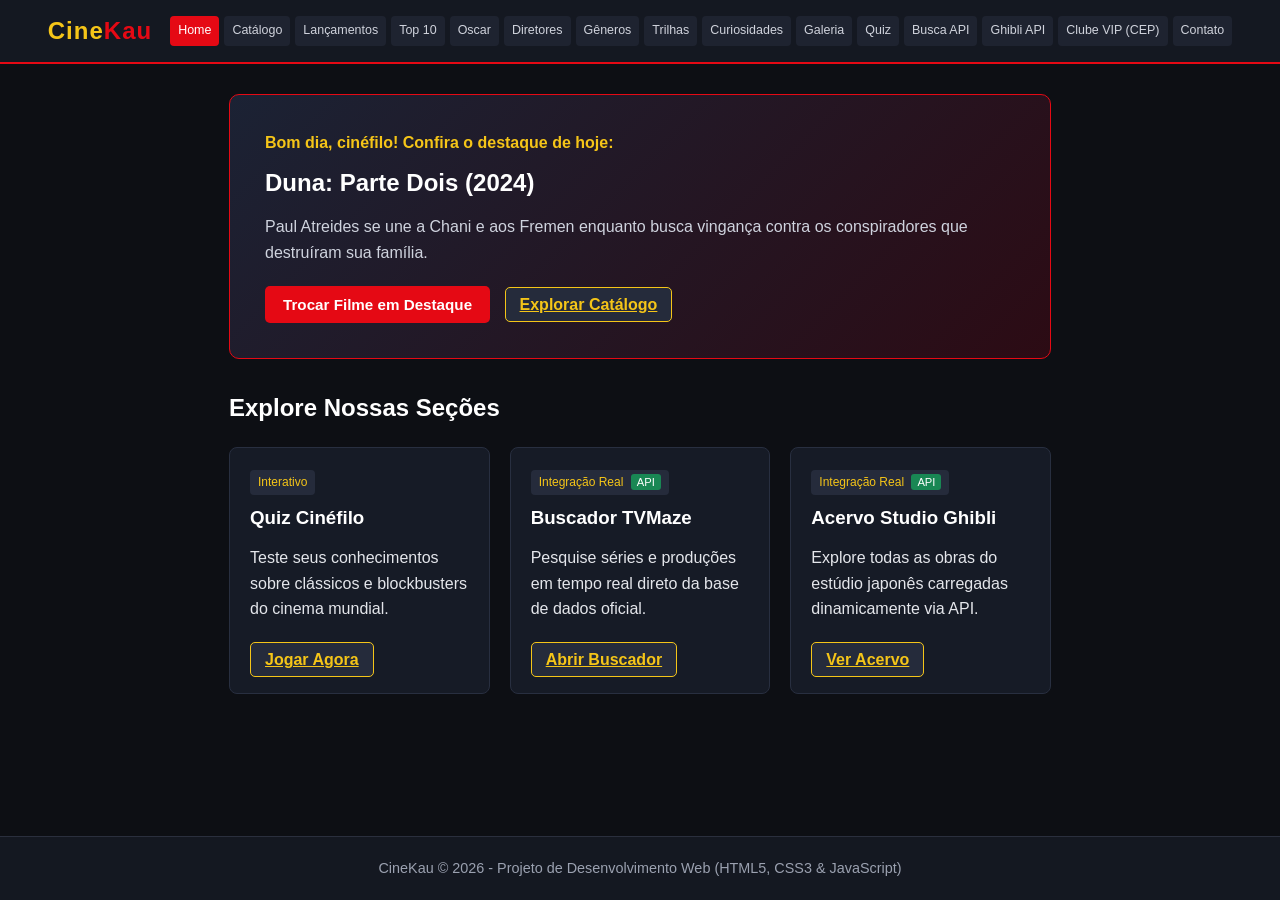
<file: index.html>
<!DOCTYPE html>
<html lang="pt-BR">
<head>
    <meta charset="UTF-8">
    <meta name="viewport" content="width=device-width, initial-scale=1.0">
    <title>CineKau | Portal de Cinema e Séries</title>

    <link rel="stylesheet" href="css/style.css">

    <!-- Nível 2: CSS Interno -->
    <style>
        .banner-destaque {
            background: linear-gradient(135deg, #1b2234 0%, #2c0b14 100%);
            border: 1px solid #e50914;
            border-radius: 10px;
            padding: 35px;
            margin-bottom: 30px;
        }
        .badge-api {
            background-color: #198754;
            color: #fff;
            padding: 2px 6px;
            border-radius: 3px;
            font-size: 0.7rem;
            margin-left: 4px;
        }
    </style>
</head>
<body>

    <header>
        <div id="topo-site">
            <a href="index.html" id="logo">Cine<span>Kau</span></a>
            <nav id="menu-principal">
                <a href="index.html" class="nav-link">01. Home</a>
                <a href="catalogo.html" class="nav-link">02. Catálogo</a>
                <a href="lancamentos.html" class="nav-link">03. Lançamentos</a>
                <a href="top10.html" class="nav-link">04. Top 10</a>
                <a href="oscar.html" class="nav-link">05. Oscar</a>
                <a href="diretores.html" class="nav-link">06. Diretores</a>
                <a href="generos.html" class="nav-link">07. Gêneros</a>
                <a href="trilhas.html" class="nav-link">08. Trilhas</a>
                <a href="curiosidades.html" class="nav-link">09. Curiosidades</a>
                <a href="galeria.html" class="nav-link">10. Galeria</a>
                <a href="quiz.html" class="nav-link">11. Quiz</a>
                <a href="busca-series.html" class="nav-link">12. Busca API</a>
                <a href="acervo-ghibli.html" class="nav-link">13. Ghibli API</a>
                <a href="clube.html" class="nav-link">14. Clube VIP (CEP)</a>
                <a href="contato.html" class="nav-link">15. Contato</a>
            </nav>
        </div>
    </header>

    <main class="container">
        <section class="banner-destaque">
            <!-- Nível 3: CSS Inline aplicado no parágrafo de saudação -->
            <p id="saudacao-usuario" style="color: #f5c518; font-weight: bold; margin-bottom: 8px;">Bem-vindo ao CineVerse!</p>
            <h1 id="titulo-destaque">Duna: Parte Dois (2024)</h1>
            <p id="desc-destaque" style="max-width: 750px; margin-bottom: 20px; color: #cfd3de;">
                Paul Atreides se une a Chani e aos Fremen enquanto busca vingança contra os conspiradores que destruíram sua família.
            </p>
            <button class="btn-principal" onclick="trocarDestaque()">Trocar Filme em Destaque</button>
            <a href="catalogo.html" class="btn-secundario" style="margin-left: 10px;">Explorar Catálogo</a>
        </section>

        <h2>Explore Nossas Seções</h2>
        <div class="grid-cards">
            <div class="card-filme">
                <span class="tag-genero">Interativo</span>
                <h3>Quiz Cinéfilo</h3>
                <p>Teste seus conhecimentos sobre clássicos e blockbusters do cinema mundial.</p>
                <br>
                <a href="quiz.html" class="btn-secundario">Jogar Agora</a>
            </div>
            <div class="card-filme">
                <span class="tag-genero">Integração Real <span class="badge-api">API</span></span>
                <h3>Buscador TVMaze</h3>
                <p>Pesquise séries e produções em tempo real direto da base de dados oficial.</p>
                <br>
                <a href="busca-series.html" class="btn-secundario">Abrir Buscador</a>
            </div>
            <div class="card-filme">
                <span class="tag-genero">Integração Real <span class="badge-api">API</span></span>
                <h3>Acervo Studio Ghibli</h3>
                <p>Explore todas as obras do estúdio japonês carregadas dinamicamente via API.</p>
                <br>
                <a href="acervo-ghibli.html" class="btn-secundario">Ver Acervo</a>
            </div>
        </div>
    </main>

    <footer>
        <div id="rodape-site">
            <p>CineKau &copy; 2026 - Projeto de Desenvolvimento Web (HTML5, CSS3 & JavaScript)</p>
        </div>
    </footer>

    <script src="js/global.js"></script>
    <script>
        // Ação de JS da página Home: saudação por horário + alternador de filmes em destaque
        const hora = new Date().getHours();
        const saudacaoEl = document.getElementById("saudacao-usuario");
        if (hora < 12) saudacaoEl.textContent = "Bom dia, cinéfilo! Confira o destaque de hoje:";
        else if (hora < 18) saudacaoEl.textContent = "Boa tarde, cinéfilo! Confira o destaque de hoje:";
        else saudacaoEl.textContent = "Boa noite, cinéfilo! Sessão da noite pronta:";

        const destaques = [
            {
                titulo: "Duna: Parte Dois (2024)",
                desc: "Paul Atreides se une a Chani e aos Fremen enquanto busca vingança contra os conspiradores que destruíram sua família."
            },
            {
                titulo: "Interestelar (2014)",
                desc: "Uma equipe de exploradores viaja através de um buraco de minhoca no espaço na tentativa de garantir a sobrevivência da humanidade."
            },
            {
                titulo: "Oppenheimer (2023)",
                desc: "A história do físico americano J. Robert Oppenheimer e seu papel no desenvolvimento da bomba atômica durante a Segunda Guerra Mundial."
            }
        ];

        let indiceAtual = 0;
        function trocarDestaque() {
            indiceAtual = (indiceAtual + 1) % destaques.length;
            document.getElementById("titulo-destaque").textContent = destaques[indiceAtual].titulo;
            document.getElementById("desc-destaque").textContent = destaques[indiceAtual].desc;
        }
    </script>
</body>
</html>
</file>
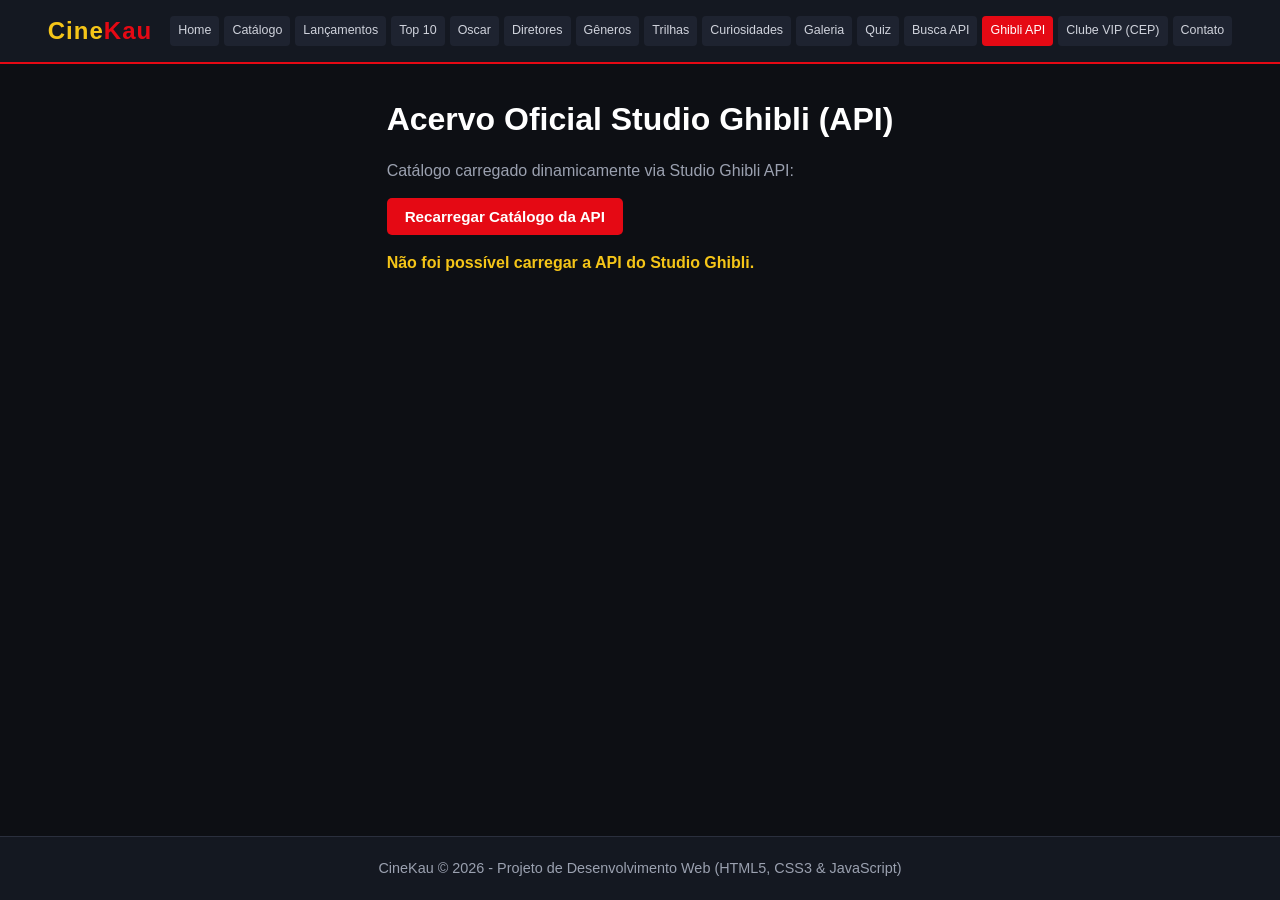
<file: acervo-ghibli.html>
<!DOCTYPE html>
<html lang="pt-BR">
<head>
    <meta charset="UTF-8">
    <meta name="viewport" content="width=device-width, initial-scale=1.0">
    <title>Acervo Studio Ghibli (API) | CineKau</title>
    <link rel="stylesheet" href="css/style.css">
    <style>
        .capa-ghibli {
            width: 100%;
            height: 300px;
            object-fit: cover;
            border-radius: 6px;
            margin-bottom: 12px;
        }
    </style>
</head>
<body>
    <header>
        <div id="topo-site">
            <a href="index.html" id="logo">Cine<span>Kau</span></a>
            <nav id="menu-principal">
                <a href="index.html" class="nav-link">01. Home</a>
                <a href="catalogo.html" class="nav-link">02. Catálogo</a>
                <a href="lancamentos.html" class="nav-link">03. Lançamentos</a>
                <a href="top10.html" class="nav-link">04. Top 10</a>
                <a href="oscar.html" class="nav-link">05. Oscar</a>
                <a href="diretores.html" class="nav-link">06. Diretores</a>
                <a href="generos.html" class="nav-link">07. Gêneros</a>
                <a href="trilhas.html" class="nav-link">08. Trilhas</a>
                <a href="curiosidades.html" class="nav-link">09. Curiosidades</a>
                <a href="galeria.html" class="nav-link">10. Galeria</a>
                <a href="quiz.html" class="nav-link">11. Quiz</a>
                <a href="busca-series.html" class="nav-link">12. Busca API</a>
                <a href="acervo-ghibli.html" class="nav-link">13. Ghibli API</a>
                <a href="clube.html" class="nav-link">14. Clube VIP (CEP)</a>
                <a href="contato.html" class="nav-link">15. Contato</a>
            </nav>
        </div>
    </header>

    <main class="container">
        <h1>Acervo Oficial Studio Ghibli (API)</h1>
        <p style="color: #9ba1b0;">Catálogo carregado dinamicamente via Studio Ghibli API:</p>

        <div style="margin: 15px 0;">
            <button class="btn-principal" onclick="carregarGhibli()">Recarregar Catálogo da API</button>
        </div>

        <p id="status-ghibli" style="color: #f5c518; font-weight: bold;"></p>
        <div class="grid-cards" id="lista-ghibli"></div>
    </main>

    <footer>
        <div id="rodape-site">
            <p>CineKau &copy; 2026 - Projeto de Desenvolvimento Web (HTML5, CSS3 & JavaScript)</p>
        </div>
    </footer>

    <script src="js/global.js"></script>
    <script>
        async function carregarGhibli() {
            const status = document.getElementById("status-ghibli");
            const container = document.getElementById("lista-ghibli");

            status.textContent = "Carregando filmes do Studio Ghibli...";
            container.innerHTML = "";

            try {
                const resposta = await fetch("https://ghibliapi.vercel.app/films");
                const filmes = await resposta.json();

                status.textContent = `${filmes.length} animações carregadas da API:`;

                filmes.slice(0, 9).forEach(filme => {
                    container.innerHTML += `
                        <div class="card-filme">
                            <img src="${filme.image}" alt="${filme.title}" class="capa-ghibli">
                            <span class="tag-genero">${filme.release_date} • Score: ${filme.rt_score}%</span>
                            <h3>${filme.title}</h3>
                            <p style="font-size: 0.85rem; color: #f5c518; margin-bottom: 6px;">Direção: ${filme.director}</p>
                            <p style="font-size: 0.9rem; color: #cfd3de;">${filme.description.slice(0, 120)}...</p>
                        </div>
                    `;
                });
            } catch (erro) {
                status.textContent = "Não foi possível carregar a API do Studio Ghibli.";
            }
        }

        carregarGhibli();
    </script>
</body>
</html>
</file>
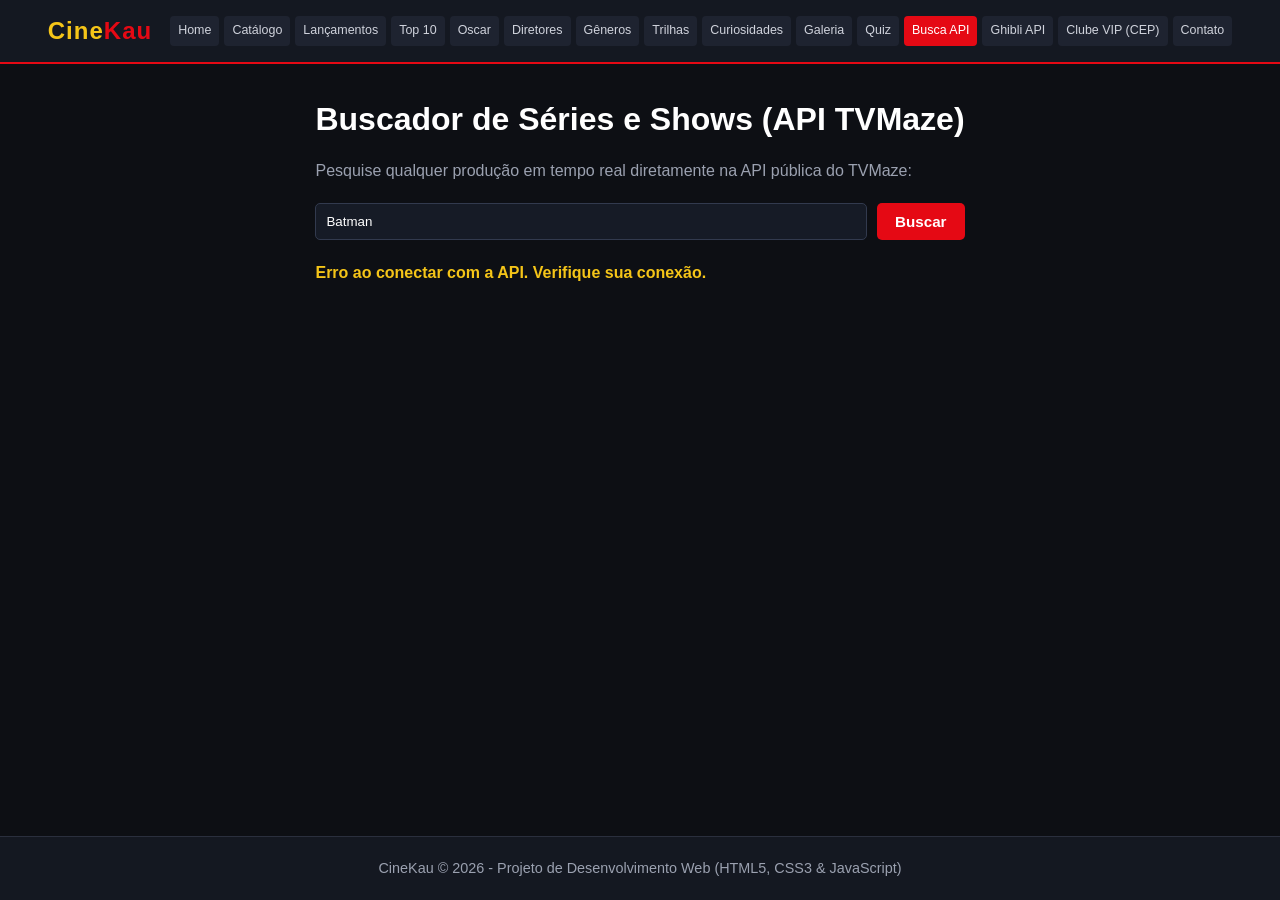
<file: busca-series.html>
<!DOCTYPE html>
<html lang="pt-BR">
<head>
    <meta charset="UTF-8">
    <meta name="viewport" content="width=device-width, initial-scale=1.0">
    <title>Busca Online (API TVMaze) | CineKau</title>
    <link rel="stylesheet" href="css/style.css">
    <style>
        .busca-api-box {
            display: flex;
            gap: 10px;
            margin: 20px 0;
        }
        .poster-api {
            width: 100%;
            height: 280px;
            object-fit: cover;
            border-radius: 6px;
            margin-bottom: 12px;
            background-color: #0d0f14;
        }
    </style>
</head>
<body>
    <header>
        <div id="topo-site">
            <a href="index.html" id="logo">Cine<span>Kau</span></a>
            <nav id="menu-principal">
                <a href="index.html" class="nav-link">01. Home</a>
                <a href="catalogo.html" class="nav-link">02. Catálogo</a>
                <a href="lancamentos.html" class="nav-link">03. Lançamentos</a>
                <a href="top10.html" class="nav-link">04. Top 10</a>
                <a href="oscar.html" class="nav-link">05. Oscar</a>
                <a href="diretores.html" class="nav-link">06. Diretores</a>
                <a href="generos.html" class="nav-link">07. Gêneros</a>
                <a href="trilhas.html" class="nav-link">08. Trilhas</a>
                <a href="curiosidades.html" class="nav-link">09. Curiosidades</a>
                <a href="galeria.html" class="nav-link">10. Galeria</a>
                <a href="quiz.html" class="nav-link">11. Quiz</a>
                <a href="busca-series.html" class="nav-link">12. Busca API</a>
                <a href="acervo-ghibli.html" class="nav-link">13. Ghibli API</a>
                <a href="clube.html" class="nav-link">14. Clube VIP (CEP)</a>
                <a href="contato.html" class="nav-link">15. Contato</a>
            </nav>
        </div>
    </header>

    <main class="container">
        <h1>Buscador de Séries e Shows (API TVMaze)</h1>
        <p style="color: #9ba1b0;">Pesquise qualquer produção em tempo real diretamente na API pública do TVMaze:</p>

        <div class="busca-api-box">
            <input type="text" id="termo-tvmaze" class="campo-input" placeholder="Ex: Breaking Bad, Batman, Dark, The Last of Us..." style="margin-bottom: 0;">
            <button class="btn-principal" onclick="buscarNaApi()">Buscar</button>
        </div>

        <p id="status-tvmaze" style="color: #f5c518; font-weight: bold;"></p>
        <div class="grid-cards" id="resultados-tvmaze"></div>
    </main>

    <footer>
        <div id="rodape-site">
            <p>CineKau &copy; 2026 - Projeto de Desenvolvimento Web (HTML5, CSS3 & JavaScript)</p>
        </div>
    </footer>

    <script src="js/global.js"></script>
    <script>
        async function buscarNaApi() {
            const termo = document.getElementById("termo-tvmaze").value.trim();
            const status = document.getElementById("status-tvmaze");
            const container = document.getElementById("resultados-tvmaze");

            if (!termo) {
                status.textContent = "Digite o nome de uma série ou filme para pesquisar.";
                return;
            }

            status.textContent = "Consultando servidor TVMaze...";
            container.innerHTML = "";

            try {
                const resposta = await fetch(`https://api.tvmaze.com/search/shows?q=${encodeURIComponent(termo)}`);
                const dados = await resposta.json();

                if (dados.length === 0) {
                    status.textContent = "Nenhum resultado encontrado.";
                    return;
                }

                status.textContent = `${dados.length} resultados encontrados para "${termo}":`;

                dados.slice(0, 8).forEach(item => {
                    const show = item.show;
                    const imagem = show.image ? show.image.medium : "https://via.placeholder.com/210x295?text=Sem+Capa";
                    const nota = show.rating && show.rating.average ? show.rating.average : "N/A";
                    const generos = show.genres.length > 0 ? show.genres.join(", ") : "Geral";
                    const resumo = show.summary ? show.summary.replace(/<[^>]*>?/gm, '').slice(0, 130) + "..." : "Sem sinopse cadastrada.";

                    container.innerHTML += `
                        <div class="card-filme">
                            <img src="${imagem}" alt="${show.name}" class="poster-api">
                            <span class="tag-genero">${generos}</span>
                            <h3>${show.name}</h3>
                            <p>Nota: <strong style="color: #f5c518;">${nota}</strong> | Idioma: ${show.language || "-"}</p>
                            <p style="font-size: 0.9rem; color: #cfd3de; margin-top: 8px;">${resumo}</p>
                        </div>
                    `;
                });
            } catch (erro) {
                status.textContent = "Erro ao conectar com a API. Verifique sua conexão.";
            }
        }

        // Faz uma busca inicial automática ao abrir a página
        document.getElementById("termo-tvmaze").value = "Batman";
        buscarNaApi();
    </script>
</body>
</html>
</file>
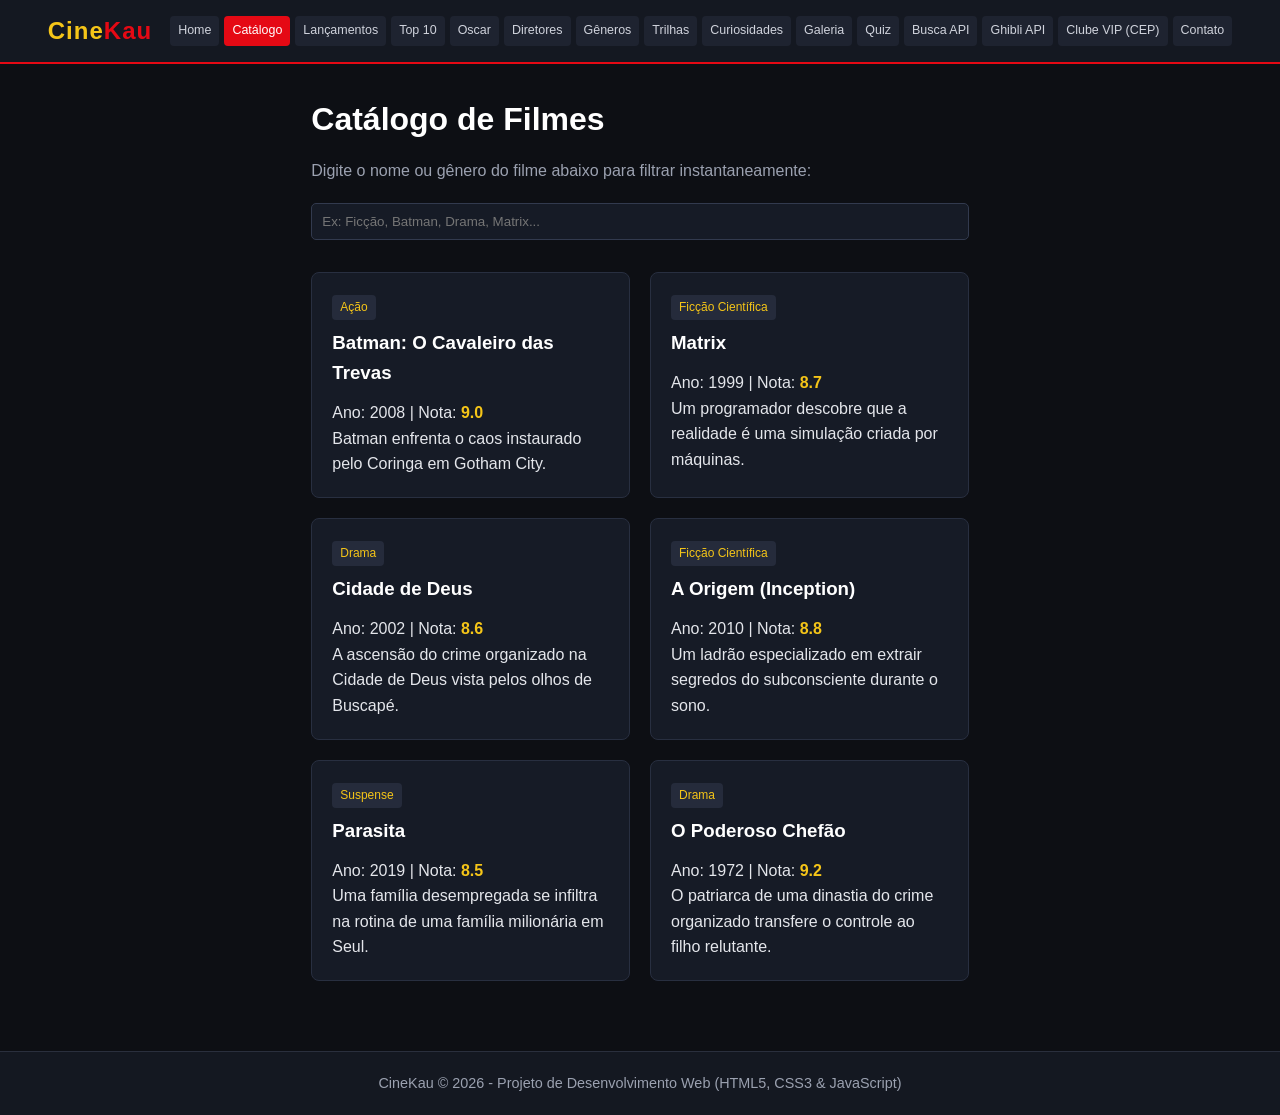
<file: catalogo.html>
<!DOCTYPE html>
<html lang="pt-BR">
<head>
    <meta charset="UTF-8">
    <meta name="viewport" content="width=device-width, initial-scale=1.0">
    <title>Catálogo | CineKau</title>
    <link rel="stylesheet" href="css/style.css">
    <style>
        .barra-filtro {
            display: flex;
            gap: 15px;
            margin: 20px 0;
            flex-wrap: wrap;
        }
    </style>
</head>
<body>
    <header>
        <div id="topo-site">
            <a href="index.html" id="logo">Cine<span>Kau</span></a>
            <nav id="menu-principal">
                <a href="index.html" class="nav-link">01. Home</a>
                <a href="catalogo.html" class="nav-link">02. Catálogo</a>
                <a href="lancamentos.html" class="nav-link">03. Lançamentos</a>
                <a href="top10.html" class="nav-link">04. Top 10</a>
                <a href="oscar.html" class="nav-link">05. Oscar</a>
                <a href="diretores.html" class="nav-link">06. Diretores</a>
                <a href="generos.html" class="nav-link">07. Gêneros</a>
                <a href="trilhas.html" class="nav-link">08. Trilhas</a>
                <a href="curiosidades.html" class="nav-link">09. Curiosidades</a>
                <a href="galeria.html" class="nav-link">10. Galeria</a>
                <a href="quiz.html" class="nav-link">11. Quiz</a>
                <a href="busca-series.html" class="nav-link">12. Busca API</a>
                <a href="acervo-ghibli.html" class="nav-link">13. Ghibli API</a>
                <a href="clube.html" class="nav-link">14. Clube VIP (CEP)</a>
                <a href="contato.html" class="nav-link">15. Contato</a>
            </nav>
        </div>
    </header>

    <main class="container">
        <h1>Catálogo de Filmes</h1>
        <p style="color: #9ba1b0;">Digite o nome ou gênero do filme abaixo para filtrar instantaneamente:</p>

        <div class="barra-filtro">
            <input type="text" id="campo-busca-catalogo" class="campo-input" placeholder="Ex: Ficção, Batman, Drama, Matrix..." onkeyup="filtrarCatalogo()">
        </div>

        <div class="grid-cards" id="lista-filmes">
            <div class="card-filme" data-info="batman o cavaleiro das trevas acao">
                <span class="tag-genero">Ação</span>
                <h3>Batman: O Cavaleiro das Trevas</h3>
                <p>Ano: 2008 | Nota: <strong style="color: #f5c518;">9.0</strong></p>
                <p>Batman enfrenta o caos instaurado pelo Coringa em Gotham City.</p>
            </div>
            <div class="card-filme" data-info="matrix ficcao cientifica acao">
                <span class="tag-genero">Ficção Científica</span>
                <h3>Matrix</h3>
                <p>Ano: 1999 | Nota: <strong style="color: #f5c518;">8.7</strong></p>
                <p>Um programador descobre que a realidade é uma simulação criada por máquinas.</p>
            </div>
            <div class="card-filme" data-info="cidade de deus drama nacional">
                <span class="tag-genero">Drama</span>
                <h3>Cidade de Deus</h3>
                <p>Ano: 2002 | Nota: <strong style="color: #f5c518;">8.6</strong></p>
                <p>A ascensão do crime organizado na Cidade de Deus vista pelos olhos de Buscapé.</p>
            </div>
            <div class="card-filme" data-info="a origem inception ficcao cientifica suspense">
                <span class="tag-genero">Ficção Científica</span>
                <h3>A Origem (Inception)</h3>
                <p>Ano: 2010 | Nota: <strong style="color: #f5c518;">8.8</strong></p>
                <p>Um ladrão especializado em extrair segredos do subconsciente durante o sono.</p>
            </div>
            <div class="card-filme" data-info="parasita suspense drama">
                <span class="tag-genero">Suspense</span>
                <h3>Parasita</h3>
                <p>Ano: 2019 | Nota: <strong style="color: #f5c518;">8.5</strong></p>
                <p>Uma família desempregada se infiltra na rotina de uma família milionária em Seul.</p>
            </div>
            <div class="card-filme" data-info="o poderoso chefao drama crime">
                <span class="tag-genero">Drama</span>
                <h3>O Poderoso Chefão</h3>
                <p>Ano: 1972 | Nota: <strong style="color: #f5c518;">9.2</strong></p>
                <p>O patriarca de uma dinastia do crime organizado transfere o controle ao filho relutante.</p>
            </div>
        </div>
    </main>

    <footer>
        <div id="rodape-site">
            <p>CineKau &copy; 2026 - Projeto de Desenvolvimento Web (HTML5, CSS3 & JavaScript)</p>
        </div>
    </footer>

    <script src="js/global.js"></script>
    <script>
        function filtrarCatalogo() {
            const termo = document.getElementById("campo-busca-catalogo").value.toLowerCase();
            const cards = document.querySelectorAll("#lista-filmes .card-filme");

            cards.forEach(card => {
                const info = card.getAttribute("data-info");
                card.style.display = info.includes(termo) ? "block" : "none";
            });
        }
    </script>
</body>
</html>
</file>
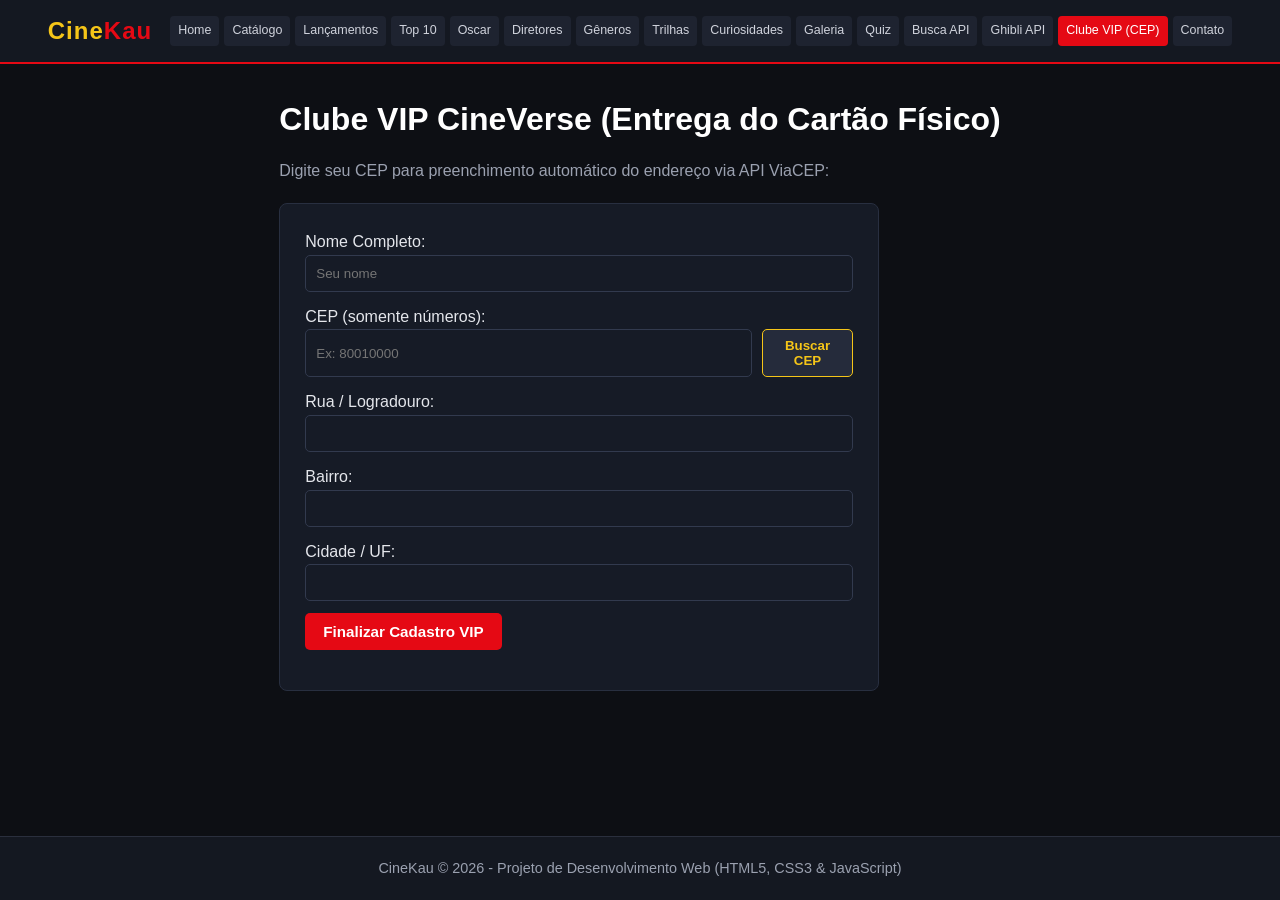
<file: clube.html>
<!DOCTYPE html>
<html lang="pt-BR">
<head>
    <meta charset="UTF-8">
    <meta name="viewport" content="width=device-width, initial-scale=1.0">
    <title>Clube VIP & Ingressos (API ViaCEP) | CineKau</title>
    <link rel="stylesheet" href="css/style.css">
    <style>
        .form-clube {
            max-width: 600px;
            background-color: #161b26;
            border: 1px solid #282f40;
            padding: 25px;
            border-radius: 8px;
            margin-top: 20px;
        }
        .linha-cep {
            display: flex;
            gap: 10px;
            margin-bottom: 12px;
        }
    </style>
</head>
<body>
    <header>
        <div id="topo-site">
            <a href="index.html" id="logo">Cine<span>Kau</span></a>
            <nav id="menu-principal">
                <a href="index.html" class="nav-link">01. Home</a>
                <a href="catalogo.html" class="nav-link">02. Catálogo</a>
                <a href="lancamentos.html" class="nav-link">03. Lançamentos</a>
                <a href="top10.html" class="nav-link">04. Top 10</a>
                <a href="oscar.html" class="nav-link">05. Oscar</a>
                <a href="diretores.html" class="nav-link">06. Diretores</a>
                <a href="generos.html" class="nav-link">07. Gêneros</a>
                <a href="trilhas.html" class="nav-link">08. Trilhas</a>
                <a href="curiosidades.html" class="nav-link">09. Curiosidades</a>
                <a href="galeria.html" class="nav-link">10. Galeria</a>
                <a href="quiz.html" class="nav-link">11. Quiz</a>
                <a href="busca-series.html" class="nav-link">12. Busca API</a>
                <a href="acervo-ghibli.html" class="nav-link">13. Ghibli API</a>
                <a href="clube.html" class="nav-link">14. Clube VIP (CEP)</a>
                <a href="contato.html" class="nav-link">15. Contato</a>
            </nav>
        </div>
    </header>

    <main class="container">
        <h1>Clube VIP CineVerse (Entrega do Cartão Físico)</h1>
        <p style="color: #9ba1b0;">Digite seu CEP para preenchimento automático do endereço via API ViaCEP:</p>

        <div class="form-clube">
            <label>Nome Completo:</label>
            <input type="text" id="nome-vip" class="campo-input" placeholder="Seu nome">

            <label>CEP (somente números):</label>
            <div class="linha-cep">
                <input type="text" id="cep-input" class="campo-input" placeholder="Ex: 80010000" maxlength="8" style="margin-bottom: 0;">
                <button type="button" class="btn-secundario" onclick="consultarCep()">Buscar CEP</button>
            </div>

            <label>Rua / Logradouro:</label>
            <input type="text" id="rua-input" class="campo-input" readonly>

            <label>Bairro:</label>
            <input type="text" id="bairro-input" class="campo-input" readonly>

            <label>Cidade / UF:</label>
            <input type="text" id="cidade-input" class="campo-input" readonly>

            <button type="button" class="btn-principal" onclick="confirmarAssinatura()">Finalizar Cadastro VIP</button>
            <p id="msg-vip" style="margin-top: 15px; font-weight: bold; color: #f5c518;"></p>
        </div>
    </main>

    <footer>
        <div id="rodape-site">
            <p>CineKau &copy; 2026 - Projeto de Desenvolvimento Web (HTML5, CSS3 & JavaScript)</p>
        </div>
    </footer>

    <script src="js/global.js"></script>
    <script>
        async function consultarCep() {
            const cep = document.getElementById("cep-input").value.replace(/\D/g, "");
            const msg = document.getElementById("msg-vip");

            if (cep.length !== 8) {
                msg.textContent = "Digite um CEP válido com 8 dígitos.";
                return;
            }

            msg.textContent = "Buscando endereço na API ViaCEP...";

            try {
                const resposta = await fetch(`https://viacep.com.br/ws/${cep}/json/`);
                const dados = await resposta.json();

                if (dados.erro) {
                    msg.textContent = "CEP não encontrado.";
                    return;
                }

                document.getElementById("rua-input").value = dados.logradouro;
                document.getElementById("bairro-input").value = dados.bairro;
                document.getElementById("cidade-input").value = `${dados.localidade} - ${dados.uf}`;
                msg.textContent = "Endereço preenchido com sucesso!";
            } catch (e) {
                msg.textContent = "Erro ao consultar ViaCEP.";
            }
        }

        function confirmarAssinatura() {
            const nome = document.getElementById("nome-vip").value.trim();
            const cidade = document.getElementById("cidade-input").value;
            const msg = document.getElementById("msg-vip");

            if (!nome || !cidade) {
                msg.textContent = "Preencha seu nome e busque um CEP válido primeiro.";
                return;
            }
            msg.textContent = `Parabéns, ${nome}! Seu Cartão VIP será enviado para ${cidade}.`;
        }
    </script>
</body>
</html>
</file>
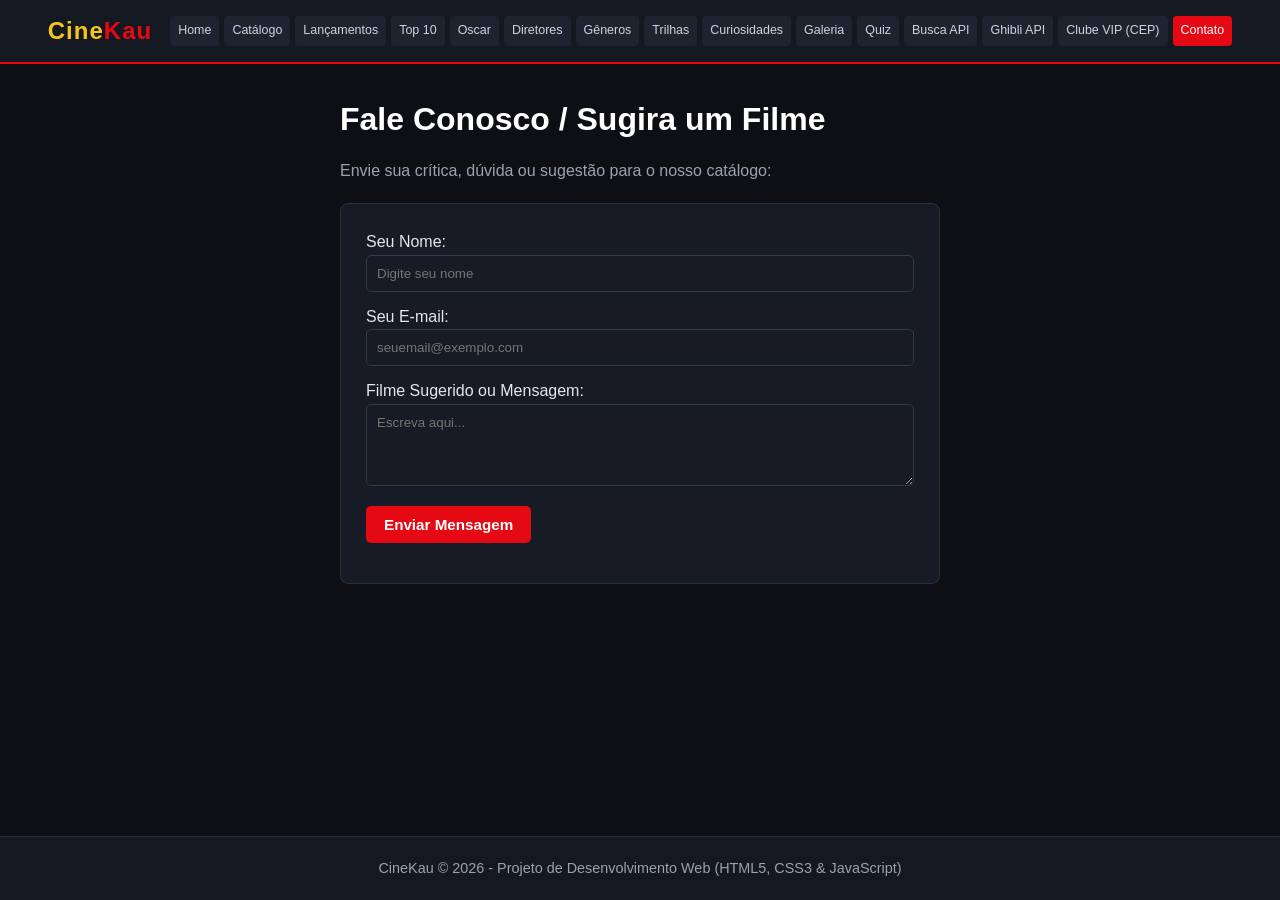
<file: contato.html>
<!DOCTYPE html>
<html lang="pt-BR">
<head>
    <meta charset="UTF-8">
    <meta name="viewport" content="width=device-width, initial-scale=1.0">
    <title>Contato & Sugestões | CineKau</title>
    <link rel="stylesheet" href="css/style.css">
    <style>
        .form-contato {
            max-width: 600px;
            background-color: #161b26;
            border: 1px solid #282f40;
            padding: 25px;
            border-radius: 8px;
            margin-top: 20px;
        }
    </style>
</head>
<body>
    <header>
        <div id="topo-site">
            <a href="index.html" id="logo">Cine<span>Kau</span></a>
            <nav id="menu-principal">
                <a href="index.html" class="nav-link">01. Home</a>
                <a href="catalogo.html" class="nav-link">02. Catálogo</a>
                <a href="lancamentos.html" class="nav-link">03. Lançamentos</a>
                <a href="top10.html" class="nav-link">04. Top 10</a>
                <a href="oscar.html" class="nav-link">05. Oscar</a>
                <a href="diretores.html" class="nav-link">06. Diretores</a>
                <a href="generos.html" class="nav-link">07. Gêneros</a>
                <a href="trilhas.html" class="nav-link">08. Trilhas</a>
                <a href="curiosidades.html" class="nav-link">09. Curiosidades</a>
                <a href="galeria.html" class="nav-link">10. Galeria</a>
                <a href="quiz.html" class="nav-link">11. Quiz</a>
                <a href="busca-series.html" class="nav-link">12. Busca API</a>
                <a href="acervo-ghibli.html" class="nav-link">13. Ghibli API</a>
                <a href="clube.html" class="nav-link">14. Clube VIP (CEP)</a>
                <a href="contato.html" class="nav-link">15. Contato</a>
            </nav>
        </div>
    </header>

    <main class="container">
        <h1>Fale Conosco / Sugira um Filme</h1>
        <p style="color: #9ba1b0;">Envie sua crítica, dúvida ou sugestão para o nosso catálogo:</p>

        <form class="form-contato" onsubmit="enviarContato(event)">
            <label>Seu Nome:</label>
            <input type="text" id="contato-nome" class="campo-input" placeholder="Digite seu nome">

            <label>Seu E-mail:</label>
            <input type="email" id="contato-email" class="campo-input" placeholder="seuemail@exemplo.com">

            <label>Filme Sugerido ou Mensagem:</label>
            <textarea id="contato-msg" class="campo-input" rows="4" placeholder="Escreva aqui..."></textarea>

            <button type="submit" class="btn-principal">Enviar Mensagem</button>
            <p id="feedback-contato" style="margin-top: 15px; font-weight: bold;"></p>
        </form>
    </main>

    <footer>
        <div id="rodape-site">
            <p>CineKau &copy; 2026 - Projeto de Desenvolvimento Web (HTML5, CSS3 & JavaScript)</p>
        </div>
    </footer>

    <script src="js/global.js"></script>
    <script>
        function enviarContato(event) {
            event.preventDefault();
            const nome = document.getElementById("contato-nome").value.trim();
            const email = document.getElementById("contato-email").value.trim();
            const msg = document.getElementById("contato-msg").value.trim();
            const feedback = document.getElementById("feedback-contato");

            if (!nome || !email.includes("@") || msg.length < 5) {
                feedback.style.color = "#e50914";
                feedback.textContent = "Por favor, preencha nome, um e-mail válido e uma mensagem.";
                return;
            }

            feedback.style.color = "#198754";
            feedback.textContent = `Obrigado, ${nome}! Sua mensagem foi enviada com sucesso.`;
            event.target.reset();
        }
    </script>
</body>
</html>
</file>
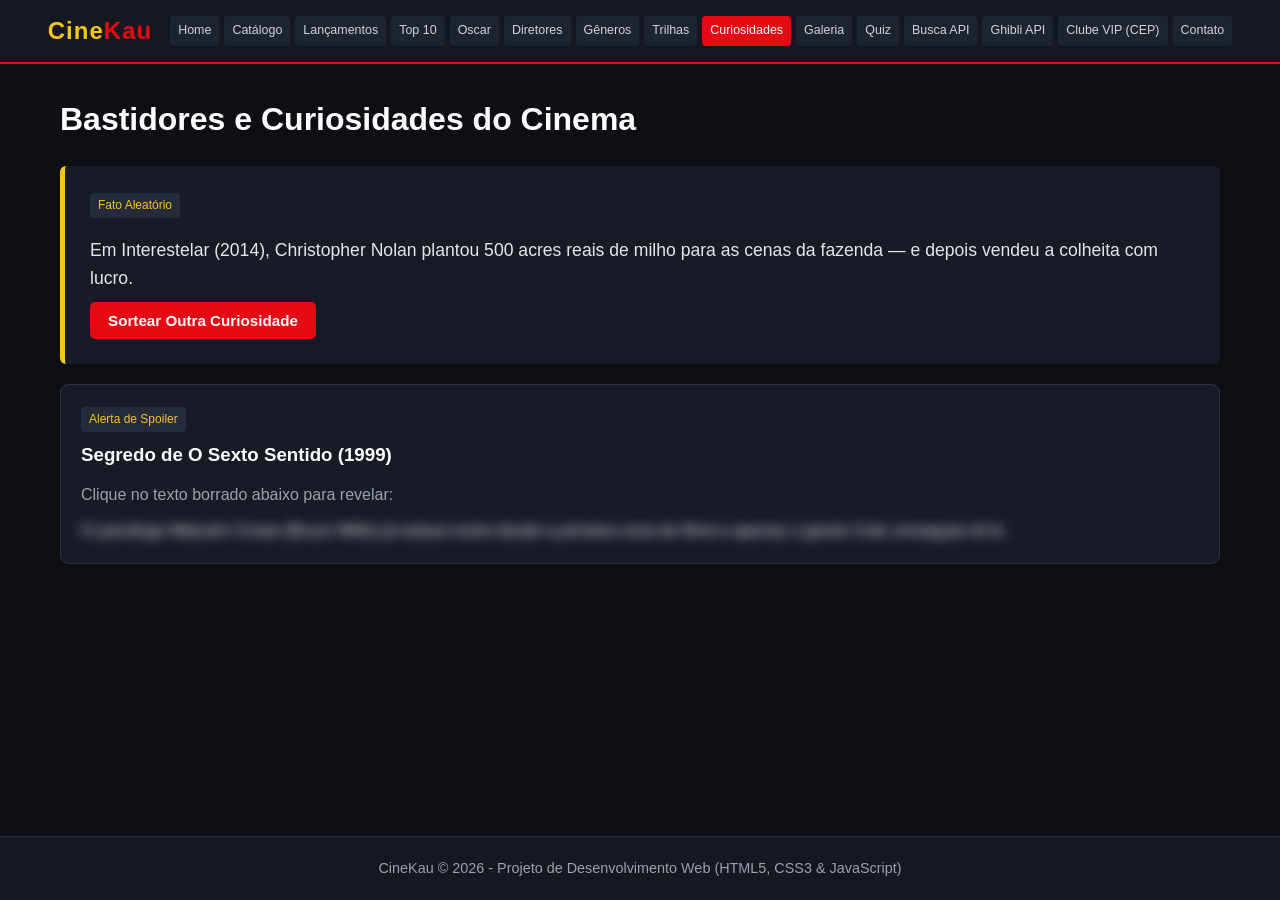
<file: curiosidades.html>
<!DOCTYPE html>
<html lang="pt-BR">
<head>
    <meta charset="UTF-8">
    <meta name="viewport" content="width=device-width, initial-scale=1.0">
    <title>Curiosidades | CineKau</title>
    <link rel="stylesheet" href="css/style.css">
    <style>
        .box-curiosidade {
            background-color: #161b26;
            border-left: 5px solid #f5c518;
            padding: 25px;
            border-radius: 6px;
            margin: 20px 0;
        }
        .spoiler-borrado {
            filter: blur(6px);
            cursor: pointer;
            transition: filter 0.3s;
            user-select: none;
        }
        .spoiler-borrado.revelado {
            filter: none;
        }
    </style>
</head>
<body>
    <header>
        <div id="topo-site">
            <a href="index.html" id="logo">Cine<span>Kau</span></a>
            <nav id="menu-principal">
                <a href="index.html" class="nav-link">01. Home</a>
                <a href="catalogo.html" class="nav-link">02. Catálogo</a>
                <a href="lancamentos.html" class="nav-link">03. Lançamentos</a>
                <a href="top10.html" class="nav-link">04. Top 10</a>
                <a href="oscar.html" class="nav-link">05. Oscar</a>
                <a href="diretores.html" class="nav-link">06. Diretores</a>
                <a href="generos.html" class="nav-link">07. Gêneros</a>
                <a href="trilhas.html" class="nav-link">08. Trilhas</a>
                <a href="curiosidades.html" class="nav-link">09. Curiosidades</a>
                <a href="galeria.html" class="nav-link">10. Galeria</a>
                <a href="quiz.html" class="nav-link">11. Quiz</a>
                <a href="busca-series.html" class="nav-link">12. Busca API</a>
                <a href="acervo-ghibli.html" class="nav-link">13. Ghibli API</a>
                <a href="clube.html" class="nav-link">14. Clube VIP (CEP)</a>
                <a href="contato.html" class="nav-link">15. Contato</a>
            </nav>
        </div>
    </header>

    <main class="container">
        <h1>Bastidores e Curiosidades do Cinema</h1>

        <div class="box-curiosidade">
            <span class="tag-genero">Fato Aleatório</span>
            <p id="texto-curiosidade" style="font-size: 1.1rem; margin: 10px 0;">
                Em Interestelar (2014), Christopher Nolan plantou 500 acres reais de milho para as cenas da fazenda — e depois vendeu a colheita com lucro.
            </p>
            <button class="btn-principal" onclick="novaCuriosidade()">Sortear Outra Curiosidade</button>
        </div>

        <div class="card-filme">
            <span class="tag-genero">Alerta de Spoiler</span>
            <h3>Segredo de O Sexto Sentido (1999)</h3>
            <p style="color: #9ba1b0; margin-bottom: 10px;">Clique no texto borrado abaixo para revelar:</p>
            <p class="spoiler-borrado" onclick="this.classList.toggle('revelado')">
                O psicólogo Malcolm Crowe (Bruce Willis) já estava morto desde a primeira cena do filme e apenas o garoto Cole conseguia vê-lo.
            </p>
        </div>
    </main>

    <footer>
        <div id="rodape-site">
            <p>CineKau &copy; 2026 - Projeto de Desenvolvimento Web (HTML5, CSS3 & JavaScript)</p>
        </div>
    </footer>

    <script src="js/global.js"></script>
    <script>
        const curiosidades = [
            "O rugido do T-Rex em Jurassic Park foi criado misturando sons de filhote de elefante, tigre e jacaré.",
            "Viggo Mortensen quebrou dois dedos do pé ao chutar um capacete em O Senhor dos Anéis, e a cena real foi usada no filme.",
            "O código verde de Matrix é na verdade uma receita de sushi escaneada de um livro de culinária japonês.",
            "Para gravar O Regresso, Leonardo DiCaprio dormiu dentro de carcaças reais de animais e enfrentou temperaturas de -25°C."
        ];

        function novaCuriosidade() {
            const aleatoria = curiosidades[Math.floor(Math.random() * curiosidades.length)];
            document.getElementById("texto-curiosidade").textContent = aleatoria;
        }
    </script>
</body>
</html>
</file>
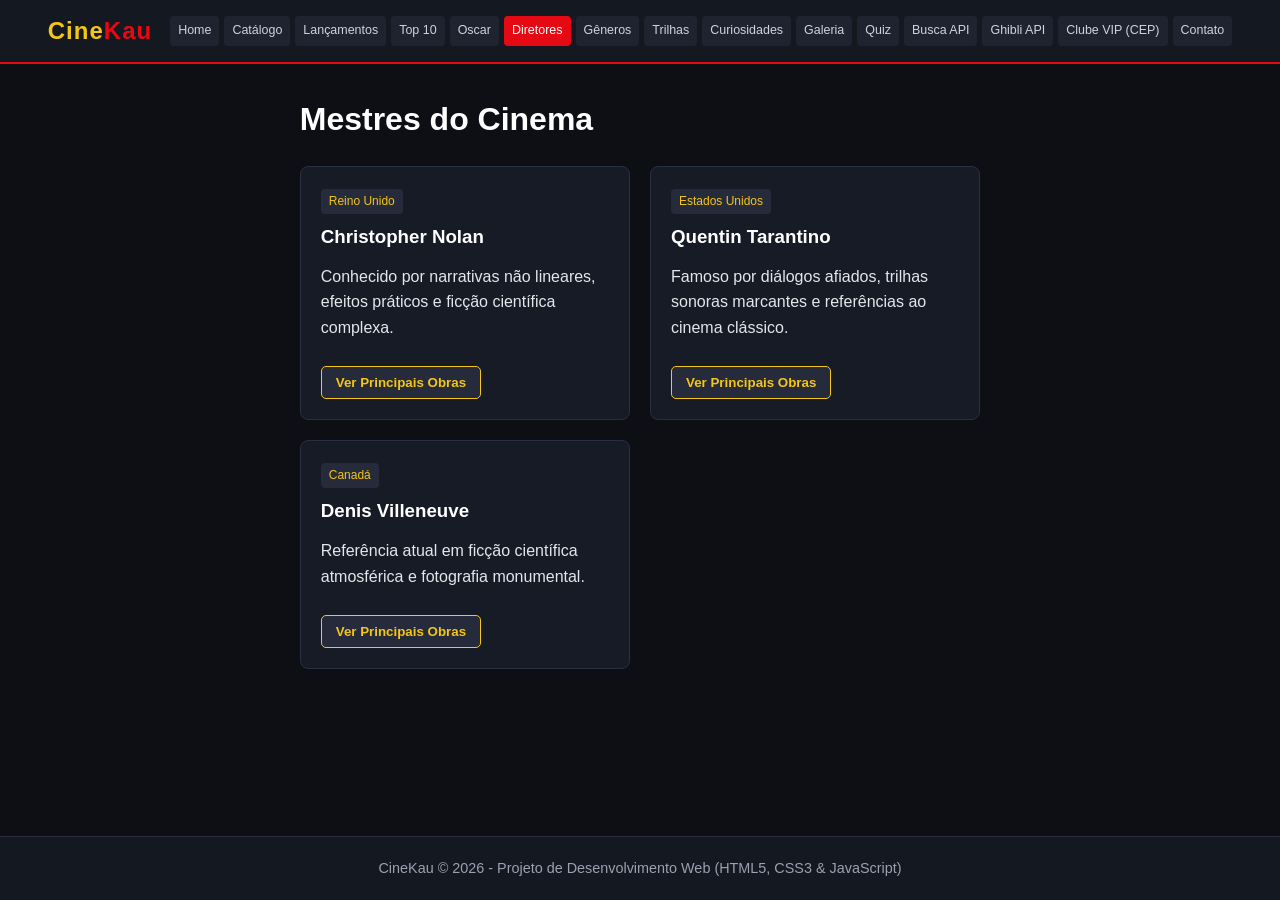
<file: diretores.html>
<!DOCTYPE html>
<html lang="pt-BR">
<head>
    <meta charset="UTF-8">
    <meta name="viewport" content="width=device-width, initial-scale=1.0">
    <title>Grandes Diretores | CineKau</title>
    <link rel="stylesheet" href="css/style.css">
    <style>
        .lista-filmografia {
            display: none;
            margin-top: 12px;
            padding-top: 12px;
            border-top: 1px dashed #323a4e;
            color: #cfd3de;
        }
    </style>
</head>
<body>
    <header>
        <div id="topo-site">
            <a href="index.html" id="logo">Cine<span>Kau</span></a>
            <nav id="menu-principal">
                <a href="index.html" class="nav-link">01. Home</a>
                <a href="catalogo.html" class="nav-link">02. Catálogo</a>
                <a href="lancamentos.html" class="nav-link">03. Lançamentos</a>
                <a href="top10.html" class="nav-link">04. Top 10</a>
                <a href="oscar.html" class="nav-link">05. Oscar</a>
                <a href="diretores.html" class="nav-link">06. Diretores</a>
                <a href="generos.html" class="nav-link">07. Gêneros</a>
                <a href="trilhas.html" class="nav-link">08. Trilhas</a>
                <a href="curiosidades.html" class="nav-link">09. Curiosidades</a>
                <a href="galeria.html" class="nav-link">10. Galeria</a>
                <a href="quiz.html" class="nav-link">11. Quiz</a>
                <a href="busca-series.html" class="nav-link">12. Busca API</a>
                <a href="acervo-ghibli.html" class="nav-link">13. Ghibli API</a>
                <a href="clube.html" class="nav-link">14. Clube VIP (CEP)</a>
                <a href="contato.html" class="nav-link">15. Contato</a>
            </nav>
        </div>
    </header>

    <main class="container">
        <h1>Mestres do Cinema</h1>
        <div class="grid-cards">
            <div class="card-filme">
                <span class="tag-genero">Reino Unido</span>
                <h3>Christopher Nolan</h3>
                <p>Conhecido por narrativas não lineares, efeitos práticos e ficção científica complexa.</p>
                <br>
                <button class="btn-secundario" onclick="alternarFilmografia('filmes-nolan', this)">Ver Principais Obras</button>
                <div id="filmes-nolan" class="lista-filmografia">
                    <ul style="padding-left: 18px;">
                        <li>Amnésia (2000)</li>
                        <li>Batman: O Cavaleiro das Trevas (2008)</li>
                        <li>A Origem (2010)</li>
                        <li>Interestelar (2014)</li>
                        <li>Oppenheimer (2023)</li>
                    </ul>
                </div>
            </div>

            <div class="card-filme">
                <span class="tag-genero">Estados Unidos</span>
                <h3>Quentin Tarantino</h3>
                <p>Famoso por diálogos afiados, trilhas sonoras marcantes e referências ao cinema clássico.</p>
                <br>
                <button class="btn-secundario" onclick="alternarFilmografia('filmes-tarantino', this)">Ver Principais Obras</button>
                <div id="filmes-tarantino" class="lista-filmografia">
                    <ul style="padding-left: 18px;">
                        <li>Cães de Aluguel (1992)</li>
                        <li>Pulp Fiction (1994)</li>
                        <li>Kill Bill: Vol. 1 & 2 (2003/2004)</li>
                        <li>Bastardos Inglórios (2009)</li>
                        <li>Django Livre (2012)</li>
                    </ul>
                </div>
            </div>

            <div class="card-filme">
                <span class="tag-genero">Canadá</span>
                <h3>Denis Villeneuve</h3>
                <p>Referência atual em ficção científica atmosférica e fotografia monumental.</p>
                <br>
                <button class="btn-secundario" onclick="alternarFilmografia('filmes-villeneuve', this)">Ver Principais Obras</button>
                <div id="filmes-villeneuve" class="lista-filmografia">
                    <ul style="padding-left: 18px;">
                        <li>Os Suspeitos (2013)</li>
                        <li>Sicario (2015)</li>
                        <li>A Chegada (2016)</li>
                        <li>Blade Runner 2049 (2017)</li>
                        <li>Duna: Parte 1 e 2 (2021/2024)</li>
                    </ul>
                </div>
            </div>
        </div>
    </main>

    <footer>
        <div id="rodape-site">
            <p>CineKau &copy; 2026 - Projeto de Desenvolvimento Web (HTML5, CSS3 & JavaScript)</p>
        </div>
    </footer>

    <script src="js/global.js"></script>
    <script>
        function alternarFilmografia(idLista, botao) {
            const el = document.getElementById(idLista);
            if (el.style.display === "block") {
                el.style.display = "none";
                botao.textContent = "Ver Principais Obras";
            } else {
                el.style.display = "block";
                botao.textContent = "Ocultar Obras";
            }
        }
    </script>
</body>
</html>
</file>
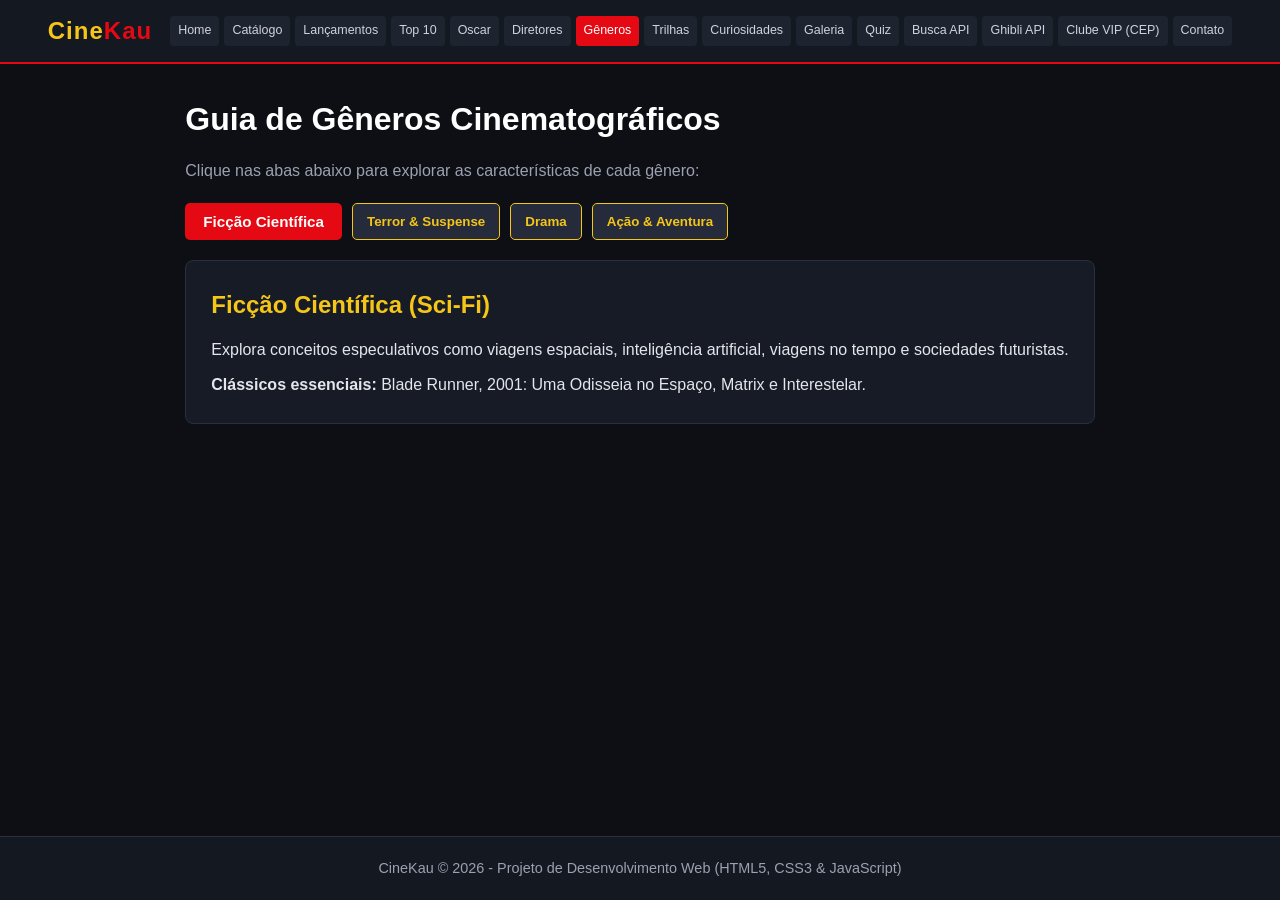
<file: generos.html>
<!DOCTYPE html>
<html lang="pt-BR">
<head>
    <meta charset="UTF-8">
    <meta name="viewport" content="width=device-width, initial-scale=1.0">
    <title>Guia de Gêneros | CineKau</title>
    <link rel="stylesheet" href="css/style.css">
    <style>
        .abas-container {
            display: flex;
            gap: 10px;
            margin: 20px 0;
            flex-wrap: wrap;
        }
        .painel-genero {
            display: none;
            background-color: #161b26;
            border: 1px solid #282f40;
            padding: 25px;
            border-radius: 8px;
        }
        .painel-genero.visivel {
            display: block;
        }
    </style>
</head>
<body>
    <header>
        <div id="topo-site">
            <a href="index.html" id="logo">Cine<span>Kau</span></a>
            <nav id="menu-principal">
                <a href="index.html" class="nav-link">01. Home</a>
                <a href="catalogo.html" class="nav-link">02. Catálogo</a>
                <a href="lancamentos.html" class="nav-link">03. Lançamentos</a>
                <a href="top10.html" class="nav-link">04. Top 10</a>
                <a href="oscar.html" class="nav-link">05. Oscar</a>
                <a href="diretores.html" class="nav-link">06. Diretores</a>
                <a href="generos.html" class="nav-link">07. Gêneros</a>
                <a href="trilhas.html" class="nav-link">08. Trilhas</a>
                <a href="curiosidades.html" class="nav-link">09. Curiosidades</a>
                <a href="galeria.html" class="nav-link">10. Galeria</a>
                <a href="quiz.html" class="nav-link">11. Quiz</a>
                <a href="busca-series.html" class="nav-link">12. Busca API</a>
                <a href="acervo-ghibli.html" class="nav-link">13. Ghibli API</a>
                <a href="clube.html" class="nav-link">14. Clube VIP (CEP)</a>
                <a href="contato.html" class="nav-link">15. Contato</a>
            </nav>
        </div>
    </header>

    <main class="container">
        <h1>Guia de Gêneros Cinematográficos</h1>
        <p style="color: #9ba1b0;">Clique nas abas abaixo para explorar as características de cada gênero:</p>

        <div class="abas-container">
            <button class="btn-principal" onclick="abrirAba('scifi', this)">Ficção Científica</button>
            <button class="btn-secundario" onclick="abrirAba('terror', this)">Terror & Suspense</button>
            <button class="btn-secundario" onclick="abrirAba('drama', this)">Drama</button>
            <button class="btn-secundario" onclick="abrirAba('acao', this)">Ação & Aventura</button>
        </div>

        <div id="scifi" class="painel-genero visivel">
            <h2 style="color: #f5c518;">Ficção Científica (Sci-Fi)</h2>
            <p>Explora conceitos especulativos como viagens espaciais, inteligência artificial, viagens no tempo e sociedades futuristas.</p>
            <p style="margin-top: 10px;"><strong>Clássicos essenciais:</strong> Blade Runner, 2001: Uma Odisseia no Espaço, Matrix e Interestelar.</p>
        </div>

        <div id="terror" class="painel-genero">
            <h2 style="color: #f5c518;">Terror & Suspense</h2>
            <p>Focado em provocar tensão, medo e mistério psicológico por meio de atmosfera, trilha sonora e reviravoltas.</p>
            <p style="margin-top: 10px;"><strong>Clássicos essenciais:</strong> O Iluminado, Psicose, Corra! e Hereditário.</p>
        </div>

        <div id="drama" class="painel-genero">
            <h2 style="color: #f5c518;">Drama</h2>
            <p>Centrado no desenvolvimento emocional dos personagens e conflitos humanos realistas.</p>
            <p style="margin-top: 10px;"><strong>Clássicos essenciais:</strong> O Poderoso Chefão, A Lista de Schindler e Clube da Luta.</p>
        </div>

        <div id="acao" class="painel-genero">
            <h2 style="color: #f5c518;">Ação & Aventura</h2>
            <p>Narrativas dinâmicas marcadas por coreografias de combate, perseguições e jornadas épicas.</p>
            <p style="margin-top: 10px;"><strong>Clássicos essenciais:</strong> Mad Max: Estrada da Fúria, Indiana Jones e John Wick.</p>
        </div>
    </main>

    <footer>
        <div id="rodape-site">
            <p>CineKau &copy; 2026 - Projeto de Desenvolvimento Web (HTML5, CSS3 & JavaScript)</p>
        </div>
    </footer>

    <script src="js/global.js"></script>
    <script>
        function abrirAba(idGenero, botaoClicado) {
            document.querySelectorAll(".abas-container button").forEach(btn => {
                btn.className = "btn-secundario";
            });
            botaoClicado.className = "btn-principal";

            document.querySelectorAll(".painel-genero").forEach(p => p.classList.remove("visivel"));
            document.getElementById(idGenero).classList.add("visivel");
        }
    </script>
</body>
</html>
</file>
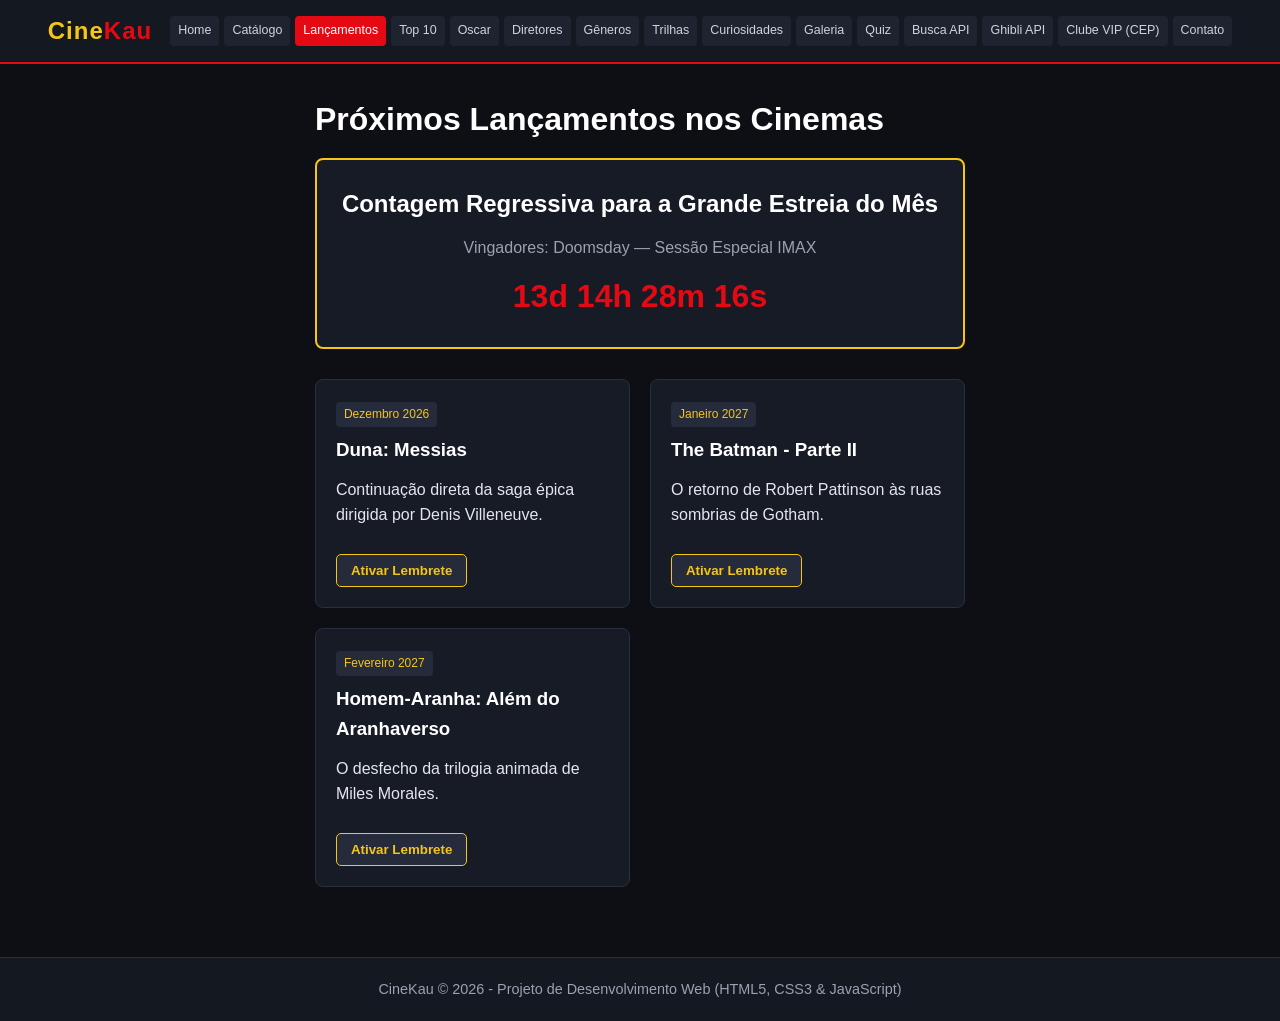
<file: lancamentos.html>
<!DOCTYPE html>
<html lang="pt-BR">
<head>
    <meta charset="UTF-8">
    <meta name="viewport" content="width=device-width, initial-scale=1.0">
    <title>Lançamentos | CineKau</title>
    <link rel="stylesheet" href="css/style.css">
    <style>
        .caixa-contador {
            background-color: #161b26;
            border: 2px solid #f5c518;
            border-radius: 8px;
            padding: 25px;
            text-align: center;
            margin-bottom: 30px;
        }
        #relogio-estreia {
            font-size: 2rem;
            font-weight: bold;
            color: #e50914;
            margin-top: 10px;
        }
    </style>
</head>
<body>
    <header>
        <div id="topo-site">
            <a href="index.html" id="logo">Cine<span>Kau</span></a>
            <nav id="menu-principal">
                <a href="index.html" class="nav-link">01. Home</a>
                <a href="catalogo.html" class="nav-link">02. Catálogo</a>
                <a href="lancamentos.html" class="nav-link">03. Lançamentos</a>
                <a href="top10.html" class="nav-link">04. Top 10</a>
                <a href="oscar.html" class="nav-link">05. Oscar</a>
                <a href="diretores.html" class="nav-link">06. Diretores</a>
                <a href="generos.html" class="nav-link">07. Gêneros</a>
                <a href="trilhas.html" class="nav-link">08. Trilhas</a>
                <a href="curiosidades.html" class="nav-link">09. Curiosidades</a>
                <a href="galeria.html" class="nav-link">10. Galeria</a>
                <a href="quiz.html" class="nav-link">11. Quiz</a>
                <a href="busca-series.html" class="nav-link">12. Busca API</a>
                <a href="acervo-ghibli.html" class="nav-link">13. Ghibli API</a>
                <a href="clube.html" class="nav-link">14. Clube VIP (CEP)</a>
                <a href="contato.html" class="nav-link">15. Contato</a>
            </nav>
        </div>
    </header>

    <main class="container">
        <h1>Próximos Lançamentos nos Cinemas</h1>

        <div class="caixa-contador">
            <h2>Contagem Regressiva para a Grande Estreia do Mês</h2>
            <p style="color: #9ba1b0;">Vingadores: Doomsday — Sessão Especial IMAX</p>
            <div id="relogio-estreia">Calculando...</div>
        </div>

        <div class="grid-cards">
            <div class="card-filme">
                <span class="tag-genero">Dezembro 2026</span>
                <h3>Duna: Messias</h3>
                <p>Continuação direta da saga épica dirigida por Denis Villeneuve.</p>
                <br>
                <button class="btn-secundario" onclick="ativarLembrete(this)">Ativar Lembrete</button>
            </div>
            <div class="card-filme">
                <span class="tag-genero">Janeiro 2027</span>
                <h3>The Batman - Parte II</h3>
                <p>O retorno de Robert Pattinson às ruas sombrias de Gotham.</p>
                <br>
                <button class="btn-secundario" onclick="ativarLembrete(this)">Ativar Lembrete</button>
            </div>
            <div class="card-filme">
                <span class="tag-genero">Fevereiro 2027</span>
                <h3>Homem-Aranha: Além do Aranhaverso</h3>
                <p>O desfecho da trilogia animada de Miles Morales.</p>
                <br>
                <button class="btn-secundario" onclick="ativarLembrete(this)">Ativar Lembrete</button>
            </div>
        </div>
    </main>

    <footer>
        <div id="rodape-site">
            <p>CineKau &copy; 2026 - Projeto de Desenvolvimento Web (HTML5, CSS3 & JavaScript)</p>
        </div>
    </footer>

    <script src="js/global.js"></script>
    <script>
        const dataAlvo = new Date("December 18, 2026 20:00:00").getTime();

        setInterval(() => {
            const agora = new Date().getTime();
            const diff = dataAlvo - agora;

            const dias = Math.floor(diff / (1000 * 60 * 60 * 24));
            const horas = Math.floor((diff % (1000 * 60 * 60 * 24)) / (1000 * 60 * 60));
            const mins = Math.floor((diff % (1000 * 60 * 60)) / (1000 * 60));
            const segs = Math.floor((diff % (1000 * 60)) / 1000);

            document.getElementById("relogio-estreia").textContent = `${dias}d ${horas}h ${mins}m ${segs}s`;
        }, 1000);

        function ativarLembrete(botao) {
            botao.textContent = "Lembrete Ativado!";
            botao.style.backgroundColor = "#198754";
            botao.style.color = "#ffffff";
            botao.style.borderColor = "#198754";
        }
    </script>
</body>
</html>
</file>
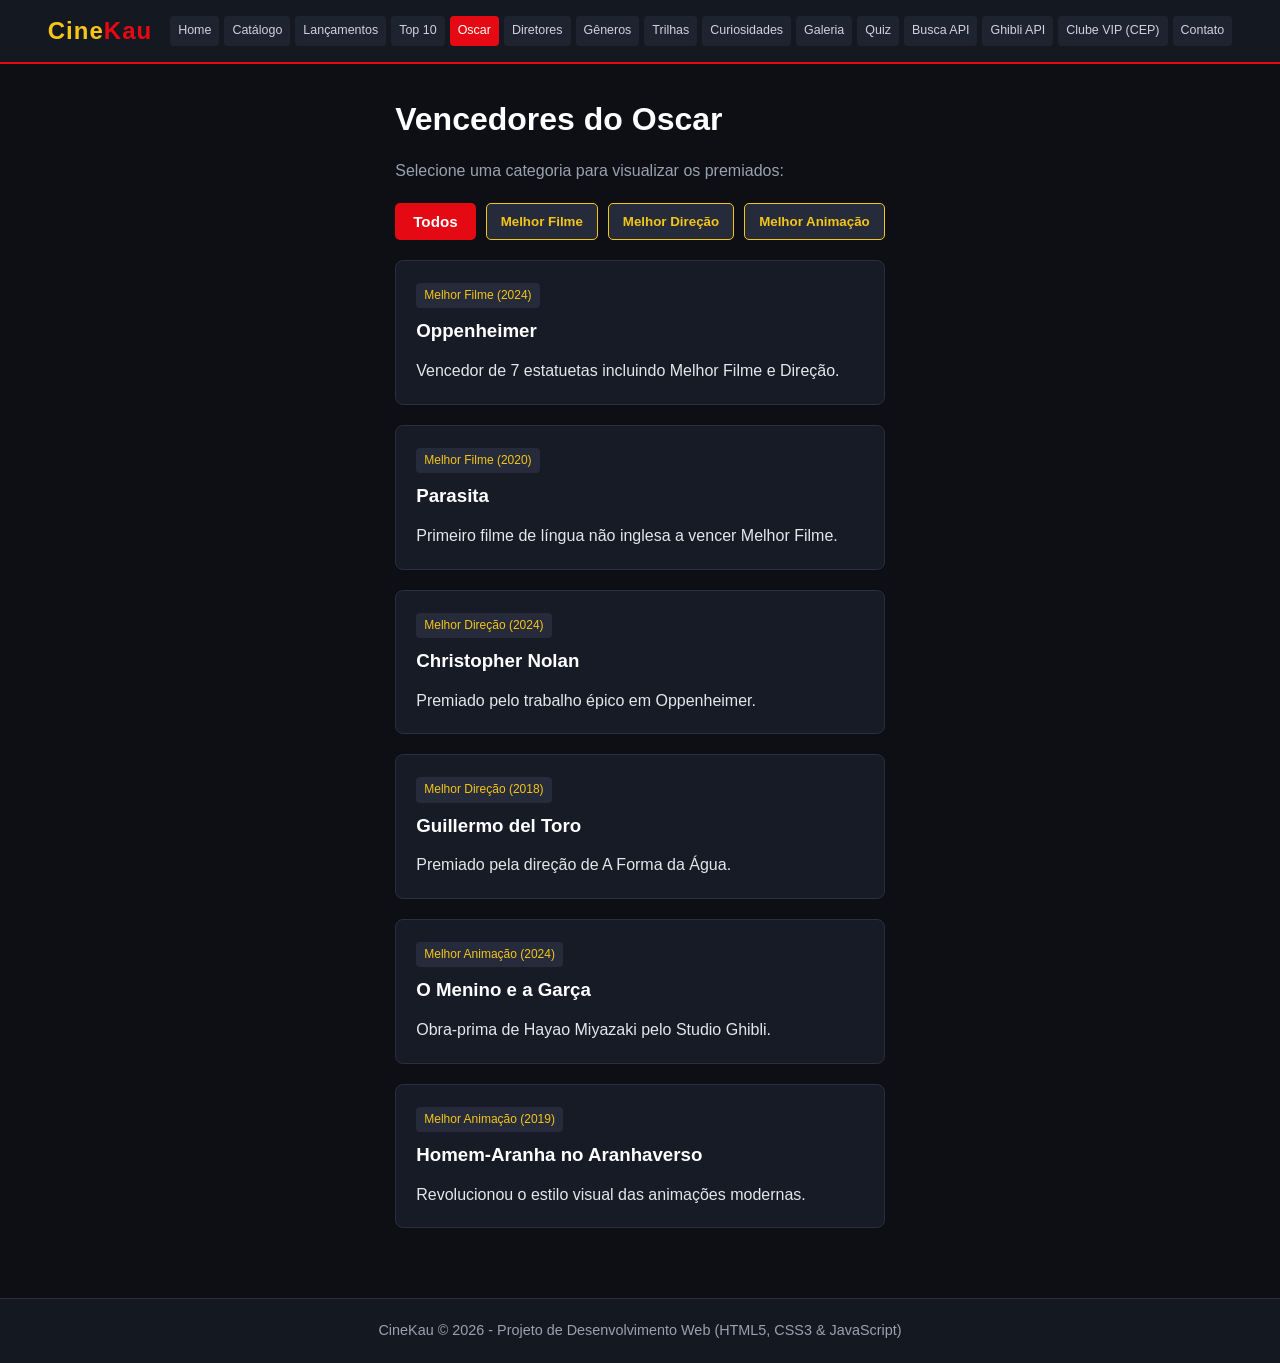
<file: oscar.html>
<!DOCTYPE html>
<html lang="pt-BR">
<head>
    <meta charset="UTF-8">
    <meta name="viewport" content="width=device-width, initial-scale=1.0">
    <title>Especial Oscar | CineKau</title>
    <link rel="stylesheet" href="css/style.css">
    <style>
        .filtros-oscar {
            display: flex;
            gap: 10px;
            margin: 20px 0;
            flex-wrap: wrap;
        }
    </style>
</head>
<body>
    <header>
        <div id="topo-site">
            <a href="index.html" id="logo">Cine<span>Kau</span></a>
            <nav id="menu-principal">
                <a href="index.html" class="nav-link">01. Home</a>
                <a href="catalogo.html" class="nav-link">02. Catálogo</a>
                <a href="lancamentos.html" class="nav-link">03. Lançamentos</a>
                <a href="top10.html" class="nav-link">04. Top 10</a>
                <a href="oscar.html" class="nav-link">05. Oscar</a>
                <a href="diretores.html" class="nav-link">06. Diretores</a>
                <a href="generos.html" class="nav-link">07. Gêneros</a>
                <a href="trilhas.html" class="nav-link">08. Trilhas</a>
                <a href="curiosidades.html" class="nav-link">09. Curiosidades</a>
                <a href="galeria.html" class="nav-link">10. Galeria</a>
                <a href="quiz.html" class="nav-link">11. Quiz</a>
                <a href="busca-series.html" class="nav-link">12. Busca API</a>
                <a href="acervo-ghibli.html" class="nav-link">13. Ghibli API</a>
                <a href="clube.html" class="nav-link">14. Clube VIP (CEP)</a>
                <a href="contato.html" class="nav-link">15. Contato</a>
            </nav>
        </div>
    </header>

    <main class="container">
        <h1>Vencedores do Oscar</h1>
        <p style="color: #9ba1b0;">Selecione uma categoria para visualizar os premiados:</p>

        <div class="filtros-oscar">
            <button class="btn-principal" onclick="filtrarOscar('todos', this)">Todos</button>
            <button class="btn-secundario" onclick="filtrarOscar('filme', this)">Melhor Filme</button>
            <button class="btn-secundario" onclick="filtrarOscar('direcao', this)">Melhor Direção</button>
            <button class="btn-secundario" onclick="filtrarOscar('animacao', this)">Melhor Animação</button>
        </div>

        <div class="grid-cards" id="cards-oscar">
            <div class="card-filme" data-cat="filme">
                <span class="tag-genero">Melhor Filme (2024)</span>
                <h3>Oppenheimer</h3>
                <p>Vencedor de 7 estatuetas incluindo Melhor Filme e Direção.</p>
            </div>
            <div class="card-filme" data-cat="filme">
                <span class="tag-genero">Melhor Filme (2020)</span>
                <h3>Parasita</h3>
                <p>Primeiro filme de língua não inglesa a vencer Melhor Filme.</p>
            </div>
            <div class="card-filme" data-cat="direcao">
                <span class="tag-genero">Melhor Direção (2024)</span>
                <h3>Christopher Nolan</h3>
                <p>Premiado pelo trabalho épico em Oppenheimer.</p>
            </div>
            <div class="card-filme" data-cat="direcao">
                <span class="tag-genero">Melhor Direção (2018)</span>
                <h3>Guillermo del Toro</h3>
                <p>Premiado pela direção de A Forma da Água.</p>
            </div>
            <div class="card-filme" data-cat="animacao">
                <span class="tag-genero">Melhor Animação (2024)</span>
                <h3>O Menino e a Garça</h3>
                <p>Obra-prima de Hayao Miyazaki pelo Studio Ghibli.</p>
            </div>
            <div class="card-filme" data-cat="animacao">
                <span class="tag-genero">Melhor Animação (2019)</span>
                <h3>Homem-Aranha no Aranhaverso</h3>
                <p>Revolucionou o estilo visual das animações modernas.</p>
            </div>
        </div>
    </main>

    <footer>
        <div id="rodape-site">
            <p>CineKau &copy; 2026 - Projeto de Desenvolvimento Web (HTML5, CSS3 & JavaScript)</p>
        </div>
    </footer>

    <script src="js/global.js"></script>
    <script>
        function filtrarOscar(categoria, botaoClicado) {
            document.querySelectorAll(".filtros-oscar button").forEach(btn => {
                btn.className = "btn-secundario";
            });
            botaoClicado.className = "btn-principal";

            const cards = document.querySelectorAll("#cards-oscar .card-filme");
            cards.forEach(card => {
                if (categoria === "todos" || card.getAttribute("data-cat") === categoria) {
                    card.style.display = "block";
                } else {
                    card.style.display = "none";
                }
            });
        }
    </script>
</body>
</html>
</file>
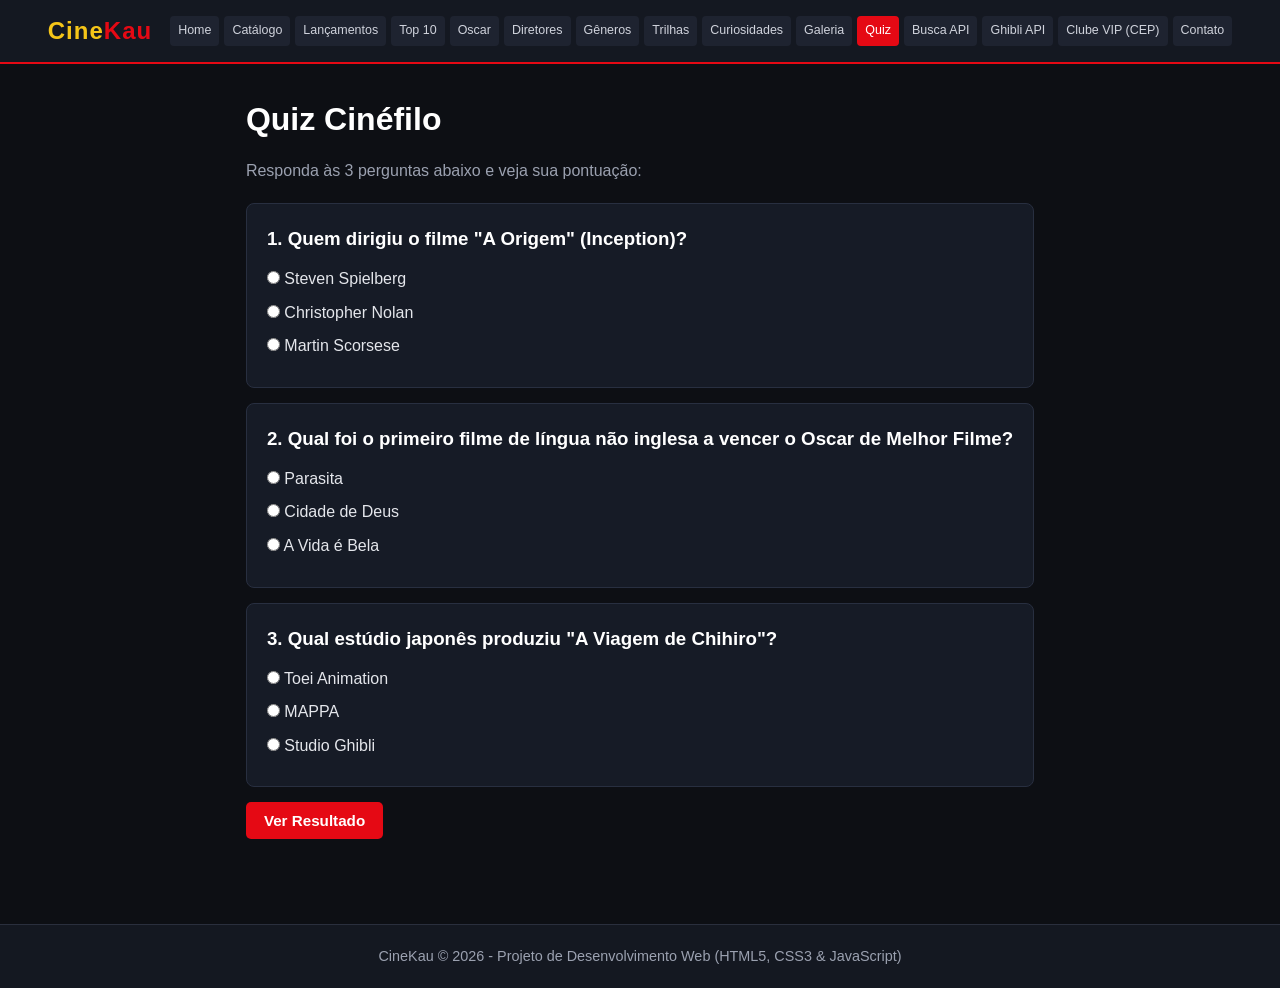
<file: quiz.html>
<!DOCTYPE html>
<html lang="pt-BR">
<head>
    <meta charset="UTF-8">
    <meta name="viewport" content="width=device-width, initial-scale=1.0">
    <title>Quiz Cinéfilo | CineKau</title>
    <link rel="stylesheet" href="css/style.css">
    <style>
        .pergunta-box {
            background-color: #161b26;
            border: 1px solid #282f40;
            padding: 20px;
            border-radius: 8px;
            margin-bottom: 15px;
        }
        .opcao-label {
            display: block;
            margin: 8px 0;
            cursor: pointer;
        }
    </style>
</head>
<body>
    <header>
        <div id="topo-site">
            <a href="index.html" id="logo">Cine<span>Kau</span></a>
            <nav id="menu-principal">
                <a href="index.html" class="nav-link">01. Home</a>
                <a href="catalogo.html" class="nav-link">02. Catálogo</a>
                <a href="lancamentos.html" class="nav-link">03. Lançamentos</a>
                <a href="top10.html" class="nav-link">04. Top 10</a>
                <a href="oscar.html" class="nav-link">05. Oscar</a>
                <a href="diretores.html" class="nav-link">06. Diretores</a>
                <a href="generos.html" class="nav-link">07. Gêneros</a>
                <a href="trilhas.html" class="nav-link">08. Trilhas</a>
                <a href="curiosidades.html" class="nav-link">09. Curiosidades</a>
                <a href="galeria.html" class="nav-link">10. Galeria</a>
                <a href="quiz.html" class="nav-link">11. Quiz</a>
                <a href="busca-series.html" class="nav-link">12. Busca API</a>
                <a href="acervo-ghibli.html" class="nav-link">13. Ghibli API</a>
                <a href="clube.html" class="nav-link">14. Clube VIP (CEP)</a>
                <a href="contato.html" class="nav-link">15. Contato</a>
            </nav>
        </div>
    </header>

    <main class="container">
        <h1>Quiz Cinéfilo</h1>
        <p style="color: #9ba1b0; margin-bottom: 20px;">Responda às 3 perguntas abaixo e veja sua pontuação:</p>

        <div class="pergunta-box">
            <h3>1. Quem dirigiu o filme "A Origem" (Inception)?</h3>
            <label class="opcao-label"><input type="radio" name="q1" value="0"> Steven Spielberg</label>
            <label class="opcao-label"><input type="radio" name="q1" value="1"> Christopher Nolan</label>
            <label class="opcao-label"><input type="radio" name="q1" value="0"> Martin Scorsese</label>
        </div>

        <div class="pergunta-box">
            <h3>2. Qual foi o primeiro filme de língua não inglesa a vencer o Oscar de Melhor Filme?</h3>
            <label class="opcao-label"><input type="radio" name="q2" value="1"> Parasita</label>
            <label class="opcao-label"><input type="radio" name="q2" value="0"> Cidade de Deus</label>
            <label class="opcao-label"><input type="radio" name="q2" value="0"> A Vida é Bela</label>
        </div>

        <div class="pergunta-box">
            <h3>3. Qual estúdio japonês produziu "A Viagem de Chihiro"?</h3>
            <label class="opcao-label"><input type="radio" name="q3" value="0"> Toei Animation</label>
            <label class="opcao-label"><input type="radio" name="q3" value="0"> MAPPA</label>
            <label class="opcao-label"><input type="radio" name="q3" value="1"> Studio Ghibli</label>
        </div>

        <button class="btn-principal" onclick="corrigirQuiz()">Ver Resultado</button>
        <p id="resultado-quiz" style="margin-top: 15px; font-size: 1.2rem; font-weight: bold; color: #f5c518;"></p>
    </main>

    <footer>
        <div id="rodape-site">
            <p>CineKau &copy; 2026 - Projeto de Desenvolvimento Web (HTML5, CSS3 & JavaScript)</p>
        </div>
    </footer>

    <script src="js/global.js"></script>
    <script>
        function corrigirQuiz() {
            let pontos = 0;
            ["q1", "q2", "q3"].forEach(q => {
                const selecionada = document.querySelector(`input[name="${q}"]:checked`);
                if (selecionada && selecionada.value === "1") pontos++;
            });
            document.getElementById("resultado-quiz").textContent = `Você acertou ${pontos} de 3 perguntas!`;
        }
    </script>
</body>
</html>
</file>
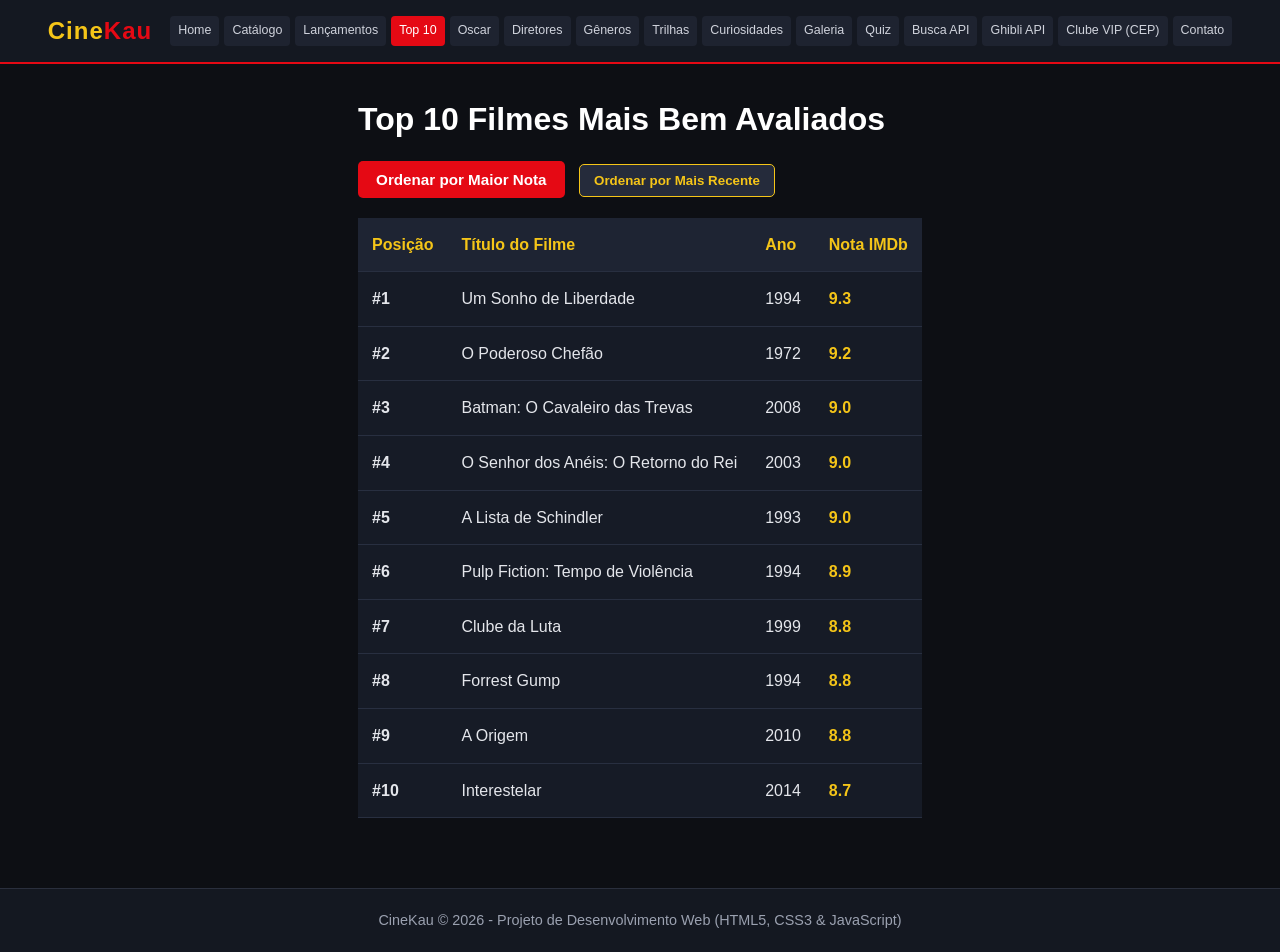
<file: top10.html>
<!DOCTYPE html>
<html lang="pt-BR">
<head>
    <meta charset="UTF-8">
    <meta name="viewport" content="width=device-width, initial-scale=1.0">
    <title>Top 10 da Crítica | CineKau</title>
    <link rel="stylesheet" href="css/style.css">
    <style>
        table {
            width: 100%;
            border-collapse: collapse;
            margin-top: 20px;
            background-color: #161b26;
        }
        th, td {
            padding: 14px;
            text-align: left;
            border-bottom: 1px solid #282f40;
        }
        th {
            background-color: #1e2433;
            color: #f5c518;
        }
    </style>
</head>
<body>
    <header>
        <div id="topo-site">
            <a href="index.html" id="logo">Cine<span>Kau</span></a>
            <nav id="menu-principal">
                <a href="index.html" class="nav-link">01. Home</a>
                <a href="catalogo.html" class="nav-link">02. Catálogo</a>
                <a href="lancamentos.html" class="nav-link">03. Lançamentos</a>
                <a href="top10.html" class="nav-link">04. Top 10</a>
                <a href="oscar.html" class="nav-link">05. Oscar</a>
                <a href="diretores.html" class="nav-link">06. Diretores</a>
                <a href="generos.html" class="nav-link">07. Gêneros</a>
                <a href="trilhas.html" class="nav-link">08. Trilhas</a>
                <a href="curiosidades.html" class="nav-link">09. Curiosidades</a>
                <a href="galeria.html" class="nav-link">10. Galeria</a>
                <a href="quiz.html" class="nav-link">11. Quiz</a>
                <a href="busca-series.html" class="nav-link">12. Busca API</a>
                <a href="acervo-ghibli.html" class="nav-link">13. Ghibli API</a>
                <a href="clube.html" class="nav-link">14. Clube VIP (CEP)</a>
                <a href="contato.html" class="nav-link">15. Contato</a>
            </nav>
        </div>
    </header>

    <main class="container">
        <h1>Top 10 Filmes Mais Bem Avaliados</h1>
        <div style="margin: 15px 0;">
            <button class="btn-principal" onclick="ordenarRanking('nota')">Ordenar por Maior Nota</button>
            <button class="btn-secundario" onclick="ordenarRanking('ano')" style="margin-left: 10px;">Ordenar por Mais Recente</button>
        </div>

        <table>
            <thead>
                <tr>
                    <th>Posição</th>
                    <th>Título do Filme</th>
                    <th>Ano</th>
                    <th>Nota IMDb</th>
                </tr>
            </thead>
            <tbody id="corpo-ranking"></tbody>
        </table>
    </main>

    <footer>
        <div id="rodape-site">
            <p>CineKau &copy; 2026 - Projeto de Desenvolvimento Web (HTML5, CSS3 & JavaScript)</p>
        </div>
    </footer>

    <script src="js/global.js"></script>
    <script>
        const filmesTop = [
            { titulo: "Um Sonho de Liberdade", ano: 1994, nota: 9.3 },
            { titulo: "O Poderoso Chefão", ano: 1972, nota: 9.2 },
            { titulo: "Batman: O Cavaleiro das Trevas", ano: 2008, nota: 9.0 },
            { titulo: "O Senhor dos Anéis: O Retorno do Rei", ano: 2003, nota: 9.0 },
            { titulo: "A Lista de Schindler", ano: 1993, nota: 9.0 },
            { titulo: "Pulp Fiction: Tempo de Violência", ano: 1994, nota: 8.9 },
            { titulo: "Clube da Luta", ano: 1999, nota: 8.8 },
            { titulo: "Forrest Gump", ano: 1994, nota: 8.8 },
            { titulo: "A Origem", ano: 2010, nota: 8.8 },
            { titulo: "Interestelar", ano: 2014, nota: 8.7 }
        ];

        function renderizarTabela(lista) {
            const tbody = document.getElementById("corpo-ranking");
            tbody.innerHTML = "";
            lista.forEach((filme, index) => {
                tbody.innerHTML += `
                    <tr>
                        <td><strong>#${index + 1}</strong></td>
                        <td>${filme.titulo}</td>
                        <td>${filme.ano}</td>
                        <td style="color: #f5c518; font-weight: bold;">${filme.nota.toFixed(1)}</td>
                    </tr>
                `;
            });
        }

        function ordenarRanking(criterio) {
            const copia = [...filmesTop];
            if (criterio === "nota") copia.sort((a, b) => b.nota - a.nota);
            if (criterio === "ano") copia.sort((a, b) => b.ano - a.ano);
            renderizarTabela(copia);
        }

        renderizarTabela(filmesTop);
    </script>
</body>
</html>
</file>
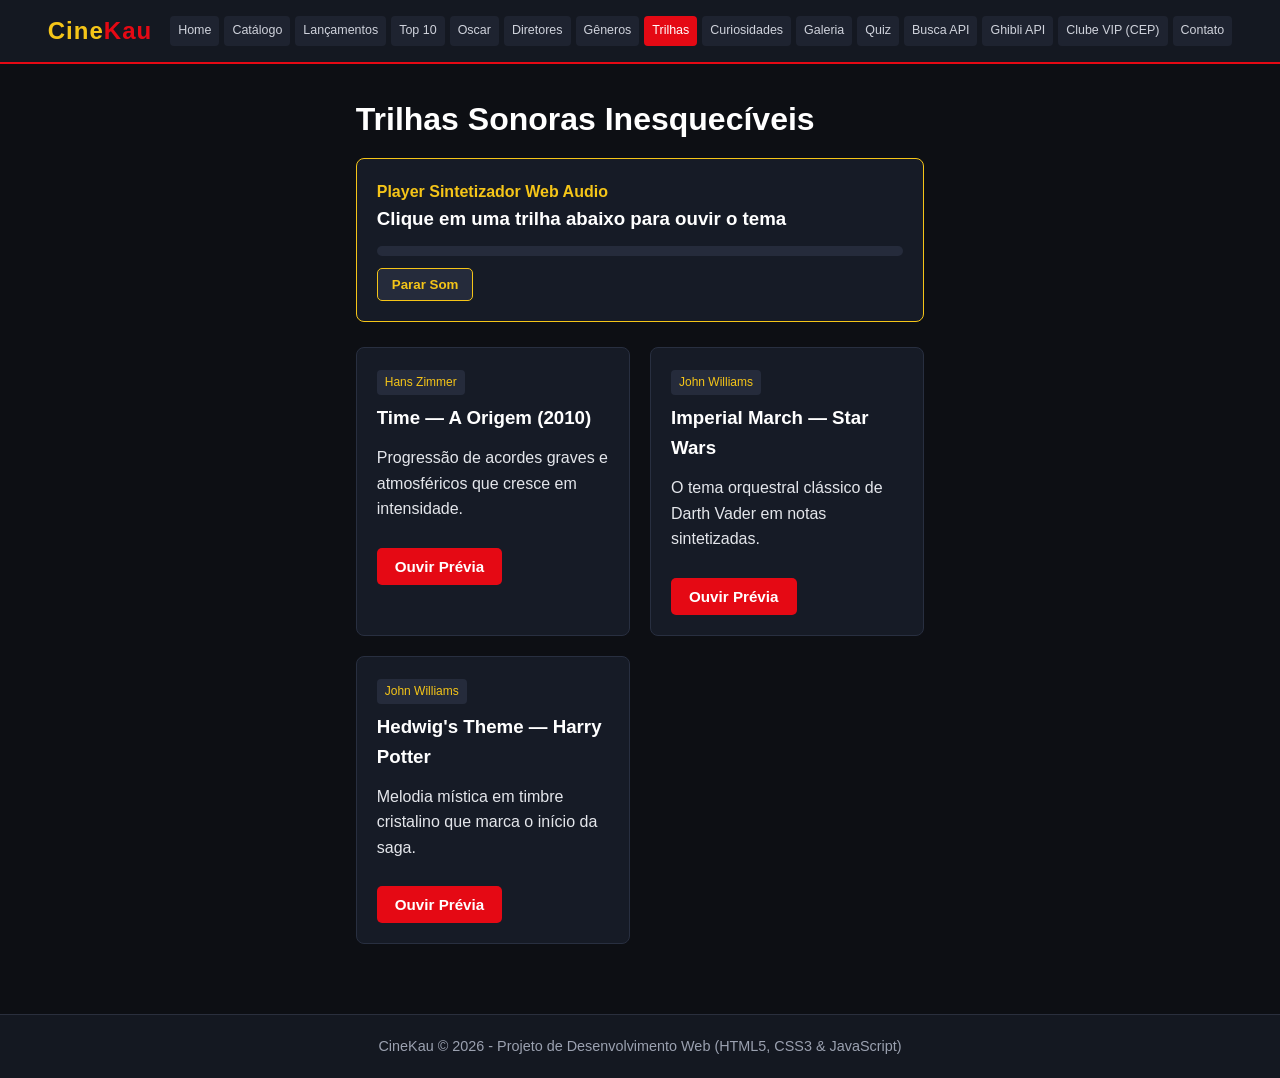
<file: trilhas.html>
<!DOCTYPE html>
<html lang="pt-BR">
<head>
    <meta charset="UTF-8">
    <meta name="viewport" content="width=device-width, initial-scale=1.0">
    <title>Trilhas Sonoras | CineKau</title>
    <link rel="stylesheet" href="css/style.css">
    <style>
        .barra-fundo {
            width: 100%;
            height: 10px;
            background-color: #252b3b;
            border-radius: 5px;
            overflow: hidden;
            margin: 12px 0;
        }
        #barra-progresso {
            width: 0%;
            height: 100%;
            background-color: #e50914;
            transition: width 0.2s;
        }
    </style>
</head>
<body>
    <header>
        <div id="topo-site">
            <a href="index.html" id="logo">Cine<span>Kau</span></a>
            <nav id="menu-principal">
                <a href="index.html" class="nav-link">01. Home</a>
                <a href="catalogo.html" class="nav-link">02. Catálogo</a>
                <a href="lancamentos.html" class="nav-link">03. Lançamentos</a>
                <a href="top10.html" class="nav-link">04. Top 10</a>
                <a href="oscar.html" class="nav-link">05. Oscar</a>
                <a href="diretores.html" class="nav-link">06. Diretores</a>
                <a href="generos.html" class="nav-link">07. Gêneros</a>
                <a href="trilhas.html" class="nav-link">08. Trilhas</a>
                <a href="curiosidades.html" class="nav-link">09. Curiosidades</a>
                <a href="galeria.html" class="nav-link">10. Galeria</a>
                <a href="quiz.html" class="nav-link">11. Quiz</a>
                <a href="busca-series.html" class="nav-link">12. Busca API</a>
                <a href="acervo-ghibli.html" class="nav-link">13. Ghibli API</a>
                <a href="clube.html" class="nav-link">14. Clube VIP (CEP)</a>
                <a href="contato.html" class="nav-link">15. Contato</a>
            </nav>
        </div>
    </header>

    <main class="container">
        <h1>Trilhas Sonoras Inesquecíveis</h1>

        <div class="card-filme" style="margin-bottom: 25px; border-color: #f5c518;">
            <p style="color: #f5c518; font-weight: bold;">Player Sintetizador Web Audio</p>
            <h3 id="faixa-atual">Clique em uma trilha abaixo para ouvir o tema</h3>
            <div class="barra-fundo">
                <div id="barra-progresso"></div>
            </div>
            <button class="btn-secundario" onclick="pararAudio()">Parar Som</button>
        </div>

        <div class="grid-cards">
            <div class="card-filme">
                <span class="tag-genero">Hans Zimmer</span>
                <h3>Time — A Origem (2010)</h3>
                <p>Progressão de acordes graves e atmosféricos que cresce em intensidade.</p>
                <br>
                <button class="btn-principal" onclick="tocarTema('time')">Ouvir Prévia</button>
            </div>
            <div class="card-filme">
                <span class="tag-genero">John Williams</span>
                <h3>Imperial March — Star Wars</h3>
                <p>O tema orquestral clássico de Darth Vader em notas sintetizadas.</p>
                <br>
                <button class="btn-principal" onclick="tocarTema('starwars')">Ouvir Prévia</button>
            </div>
            <div class="card-filme">
                <span class="tag-genero">John Williams</span>
                <h3>Hedwig's Theme — Harry Potter</h3>
                <p>Melodia mística em timbre cristalino que marca o início da saga.</p>
                <br>
                <button class="btn-principal" onclick="tocarTema('potter')">Ouvir Prévia</button>
            </div>
        </div>
    </main>

    <footer>
        <div id="rodape-site">
            <p>CineKau &copy; 2026 - Projeto de Desenvolvimento Web (HTML5, CSS3 & JavaScript)</p>
        </div>
    </footer>

    <script src="js/global.js"></script>
    <script>
        let audioCtx = null;
        let timeoutsNotas = [];
        let intervaloBarra = null;

        const temas = {
            time: {
                nome: "Time - Hans Zimmer (A Origem)",
                tipo: "sine",
                notas: [
                    { freq: 220.00, dur: 0.7 }, // Lá
                    { freq: 329.63, dur: 0.7 }, // Mi
                    { freq: 196.00, dur: 0.7 }, // Sol
                    { freq: 293.66, dur: 0.7 }, // Ré
                    { freq: 174.61, dur: 0.7 }, // Fá
                    { freq: 261.63, dur: 0.9 }  // Dó
                ]
            },
            starwars: {
                nome: "The Imperial March - John Williams (Star Wars)",
                tipo: "sawtooth",
                notas: [
                    { freq: 392.00, dur: 0.45 }, // Sol
                    { freq: 392.00, dur: 0.45 }, // Sol
                    { freq: 392.00, dur: 0.45 }, // Sol
                    { freq: 311.13, dur: 0.32 }, // Mi bemol
                    { freq: 466.16, dur: 0.15 }, // Si bemol
                    { freq: 392.00, dur: 0.45 }, // Sol
                    { freq: 311.13, dur: 0.32 }, // Mi bemol
                    { freq: 466.16, dur: 0.15 }, // Si bemol
                    { freq: 392.00, dur: 0.80 }  // Sol
                ]
            },
            potter: {
                nome: "Hedwig's Theme - John Williams (Harry Potter)",
                tipo: "triangle",
                notas: [
                    { freq: 493.88, dur: 0.35 }, // Si
                    { freq: 659.25, dur: 0.50 }, // Mi
                    { freq: 783.99, dur: 0.25 }, // Sol
                    { freq: 739.99, dur: 0.35 }, // Fá#
                    { freq: 659.25, dur: 0.70 }, // Mi
                    { freq: 987.77, dur: 0.35 }, // Si agudo
                    { freq: 880.00, dur: 0.80 }, // Lá
                    { freq: 739.99, dur: 0.80 }  // Fá#
                ]
            }
        };

        function pararAudio() {
            timeoutsNotas.forEach(t => clearTimeout(t));
            timeoutsNotas = [];
            clearInterval(intervaloBarra);
            if (audioCtx) {
                audioCtx.close();
                audioCtx = null;
            }
            document.getElementById("barra-progresso").style.width = "0%";
            document.getElementById("faixa-atual").textContent = "Reprodução interrompida.";
        }

        function tocarTema(chave) {
            pararAudio();
            const tema = temas[chave];
            document.getElementById("faixa-atual").textContent = "Tocando agora: " + tema.nome;

            audioCtx = new (window.AudioContext || window.webkitAudioContext)();
            let tempoAcumulado = 0;

            tema.notas.forEach(nota => {
                const t = setTimeout(() => {
                    if (!audioCtx) return;
                    const osc = audioCtx.createOscillator();
                    const gain = audioCtx.createGain();

                    osc.type = tema.tipo;
                    osc.frequency.setValueAtTime(nota.freq, audioCtx.currentTime);

                    gain.gain.setValueAtTime(0.15, audioCtx.currentTime);
                    gain.gain.exponentialRampToValueAtTime(0.001, audioCtx.currentTime + nota.dur);

                    osc.connect(gain);
                    gain.connect(audioCtx.destination);

                    osc.start();
                    osc.stop(audioCtx.currentTime + nota.dur);
                }, tempoAcumulado * 1000);

                timeoutsNotas.push(t);
                tempoAcumulado += nota.dur + 0.06;
            });

            // Atualiza barra de progresso sincronizada com a duração total
            const duracaoTotalMs = tempoAcumulado * 1000;
            const inicio = Date.now();
            intervaloBarra = setInterval(() => {
                const pct = Math.min(100, ((Date.now() - inicio) / duracaoTotalMs) * 100);
                document.getElementById("barra-progresso").style.width = pct + "%";
                if (pct >= 100) {
                    clearInterval(intervaloBarra);
                    document.getElementById("faixa-atual").textContent = "Prévia concluída: " + tema.nome;
                }
            }, 50);
        }
    </script>
</body>
</html>
</file>
<file: css/style.css>
* {
    margin: 0;
    padding: 0;
    box-sizing: border-box;
    font-family: 'Segoe UI', Tahoma, Geneva, Verdana, sans-serif;
}

body {
    background-color: #0d0f14;
    color: #e4e6eb;
    line-height: 1.6;
    display: flex;
    flex-direction: column;
    min-height: 100vh;
}

header {
    background-color: #141821;
    border-bottom: 2px solid #e50914;
    padding: 12px 0;
    position: sticky;
    top: 0;
    z-index: 1000;
}

main {
    flex: 1;
    padding: 30px 20px;
}

footer {
    background-color: #141821;
    border-top: 1px solid #2a2f3d;
    text-align: center;
    padding: 20px;
    margin-top: 40px;
    font-size: 0.9rem;
    color: #9ba1b0;
}

h1, h2, h3 {
    color: #ffffff;
    margin-bottom: 12px;
}

#topo-site {
    width: 100%;
    padding: 0 18px;
    display: flex;
    justify-content: center;
    align-items: center;
    gap: 18px;
}

#logo {
    font-size: 1.5rem;
    font-weight: bold;
    color: #f5c518;
    text-decoration: none;
    letter-spacing: 1px;
    white-space: nowrap;
}

#logo span {
    color: #e50914;
}

#menu-principal {
    display: flex;
    flex-wrap: nowrap;
    align-items: center;
    gap: 5px;
    overflow-x: auto;
}

#rodape-site {
    max-width: 1200px;
    margin: 0 auto;
}

.container {
    max-width: 1200px;
    margin: 0 auto;
}

.nav-link {
    color: #d0d3dc;
    text-decoration: none;
    font-size: 0.78rem;
    padding: 5px 8px;
    border-radius: 4px;
    background-color: #1e2330;
    white-space: nowrap;
    transition: background 0.2s, color 0.2s;
}

.nav-link:hover, .nav-link.ativo {
    background-color: #e50914;
    color: #ffffff;
}

.grid-cards {
    display: grid;
    grid-template-columns: repeat(auto-fit, minmax(260px, 1fr));
    gap: 20px;
    margin-top: 20px;
}

.card-filme {
    background-color: #161b26;
    border: 1px solid #282f40;
    border-radius: 8px;
    padding: 20px;
    transition: transform 0.2s, border-color 0.2s;
}

.card-filme:hover {
    transform: translateY(-4px);
    border-color: #f5c518;
}

.btn-principal {
    background-color: #e50914;
    color: #ffffff;
    border: none;
    padding: 10px 18px;
    border-radius: 5px;
    cursor: pointer;
    font-weight: bold;
    font-size: 0.95rem;
    transition: background 0.2s;
    display: inline-block;
    text-decoration: none;
}

.btn-principal:hover {
    background-color: #b80710;
}

.btn-secundario {
    background-color: #252b3b;
    color: #f5c518;
    border: 1px solid #f5c518;
    padding: 8px 14px;
    border-radius: 5px;
    cursor: pointer;
    font-weight: bold;
}

.btn-secundario:hover {
    background-color: #f5c518;
    color: #0d0f14;
}

.tag-genero {
    display: inline-block;
    background-color: #252b3b;
    color: #f5c518;
    font-size: 0.75rem;
    padding: 3px 8px;
    border-radius: 4px;
    margin-bottom: 8px;
}

.campo-input {
    width: 100%;
    padding: 10px;
    border-radius: 5px;
    border: 1px solid #323a4e;
    background-color: #161b26;
    color: #ffffff;
    margin-bottom: 12px;
}
</file>
